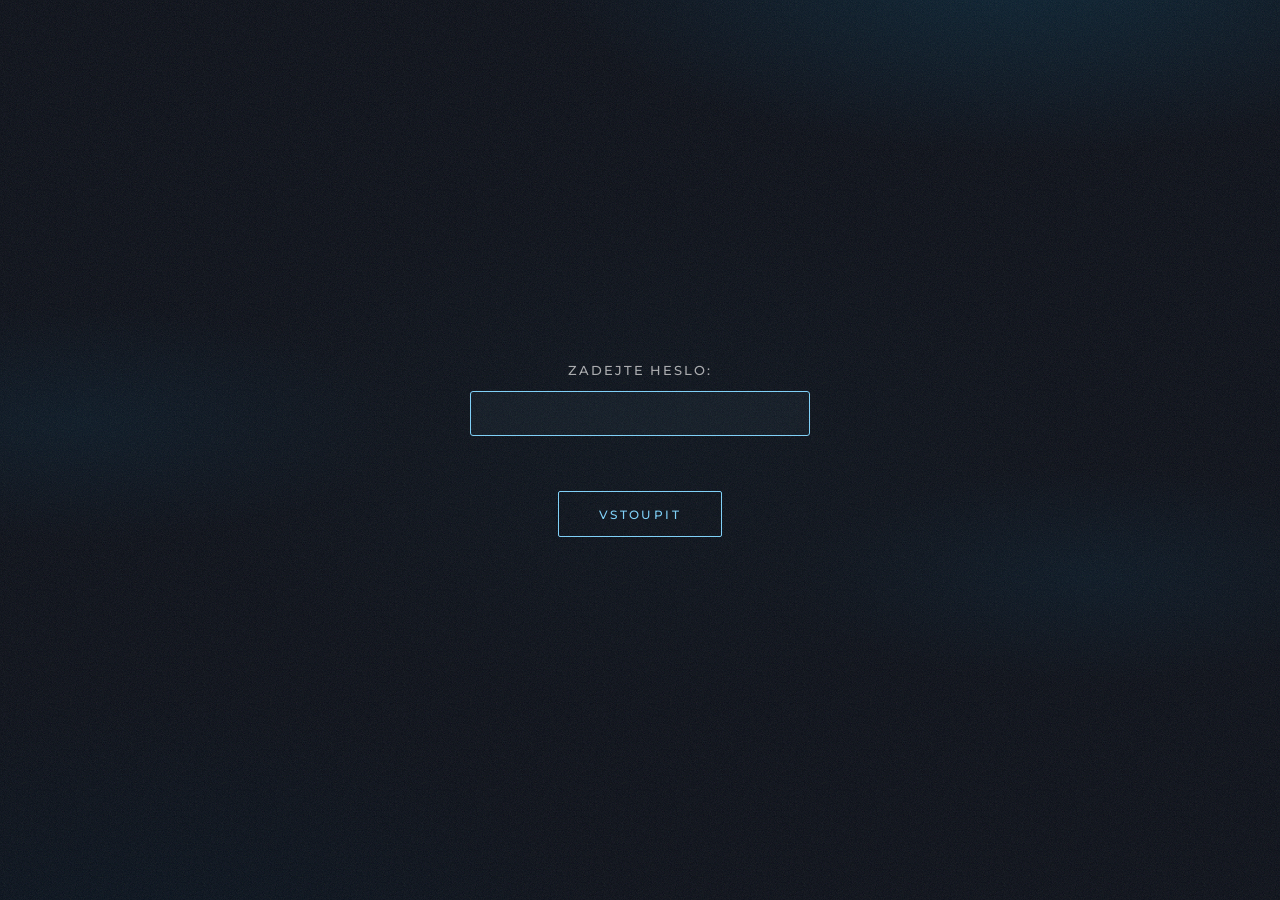
<file: portfolio/index.html>
<!DOCTYPE html>
<html lang="cs">
<head>
    <meta charset="UTF-8">
    <meta name="viewport" content="width=device-width, initial-scale=1.0">
    <title>Michael Vondra — Portfolio</title>
    <meta name="description" content="Portfolio Michaela Vondry — Creative Producer &amp; Videotvůrce.">
    <link rel="icon" type="image/svg+xml" href="/assets/images/monogram.svg">
    <link rel="preconnect" href="https://fonts.googleapis.com">
    <link rel="preconnect" href="https://fonts.gstatic.com" crossorigin>
    <link href="https://fonts.googleapis.com/css2?family=Bebas+Neue&family=Montserrat:wght@300;400;500&display=swap" rel="stylesheet">
    <link rel="stylesheet" href="/css/style.min.css?v=9">
    <style>
        .lock {
            min-height: 100vh;
            min-height: 100svh;
            display: flex;
            align-items: center;
            justify-content: center;
            padding: 2rem 16px;
        }
        .lock-form {
            width: 100%;
            max-width: 340px;
            display: flex;
            flex-direction: column;
            gap: 1rem;
        }
        .lock-form .form-field label {
            text-align: center;
            font-size: 0.8rem;
            color: rgba(240,240,240,0.7);
            margin-bottom: 0.4rem;
        }
        .lock-form .form-field input {
            text-align: center;
            letter-spacing: 0.08em;
        }
        .lock-error {
            min-height: 1.2em;
            text-align: center;
            font-size: 0.8rem;
            color: #fca5a5;
        }
        .lock-form.is-shaking { animation: lockShake 0.35s ease; }
        @keyframes lockShake {
            0%, 100% { transform: translateX(0); }
            25% { transform: translateX(-8px); }
            75% { transform: translateX(8px); }
        }
    </style>
</head>
<body>
    <main class="lock">
        <form class="lock-form" id="lock-form" autocomplete="off">
            <div class="form-field">
                <label for="password">Zadejte heslo:</label>
                <input type="password" id="password" name="password" required autofocus>
            </div>
            <p class="lock-error" id="lock-error" role="alert"></p>
            <button type="submit" class="form-submit">Vstoupit</button>
        </form>
    </main>

    <script>
    (function () {
        // Adresa portfolia se počítá z hesla — v kódu není uložené heslo ani cílová adresa.
        const STORAGE_KEY = 'mv-portfolio';
        const form  = document.getElementById('lock-form');
        const input = document.getElementById('password');
        const error = document.getElementById('lock-error');

        async function slugFor(password) {
            const data = new TextEncoder().encode('mv-portfolio:' + password);
            const hash = await crypto.subtle.digest('SHA-256', data);
            return Array.from(new Uint8Array(hash))
                .map(b => b.toString(16).padStart(2, '0')).join('').slice(0, 12);
        }

        async function exists(slug) {
            try {
                const res = await fetch('/portfolio/' + slug + '/', { method: 'HEAD', cache: 'no-store' });
                return res.ok;
            } catch (e) {
                return false;
            }
        }

        function go(slug) {
            window.location.replace('/portfolio/' + slug + '/');
        }

        // Zapamatované heslo — rovnou pustit dál
        let saved = null;
        try { saved = localStorage.getItem(STORAGE_KEY); } catch (e) {}
        if (saved) {
            exists(saved).then(ok => {
                if (ok) go(saved);
                else { try { localStorage.removeItem(STORAGE_KEY); } catch (e) {} }
            });
        }

        form.addEventListener('submit', async (e) => {
            e.preventDefault();
            error.textContent = '';
            const slug = await slugFor(input.value.trim());
            if (await exists(slug)) {
                try { localStorage.setItem(STORAGE_KEY, slug); } catch (e) {}
                go(slug);
            } else {
                error.textContent = 'Špatné heslo';
                input.select();
                form.classList.remove('is-shaking');
                void form.offsetWidth;
                form.classList.add('is-shaking');
            }
        });
    })();
    </script>
</body>
</html>
</file>
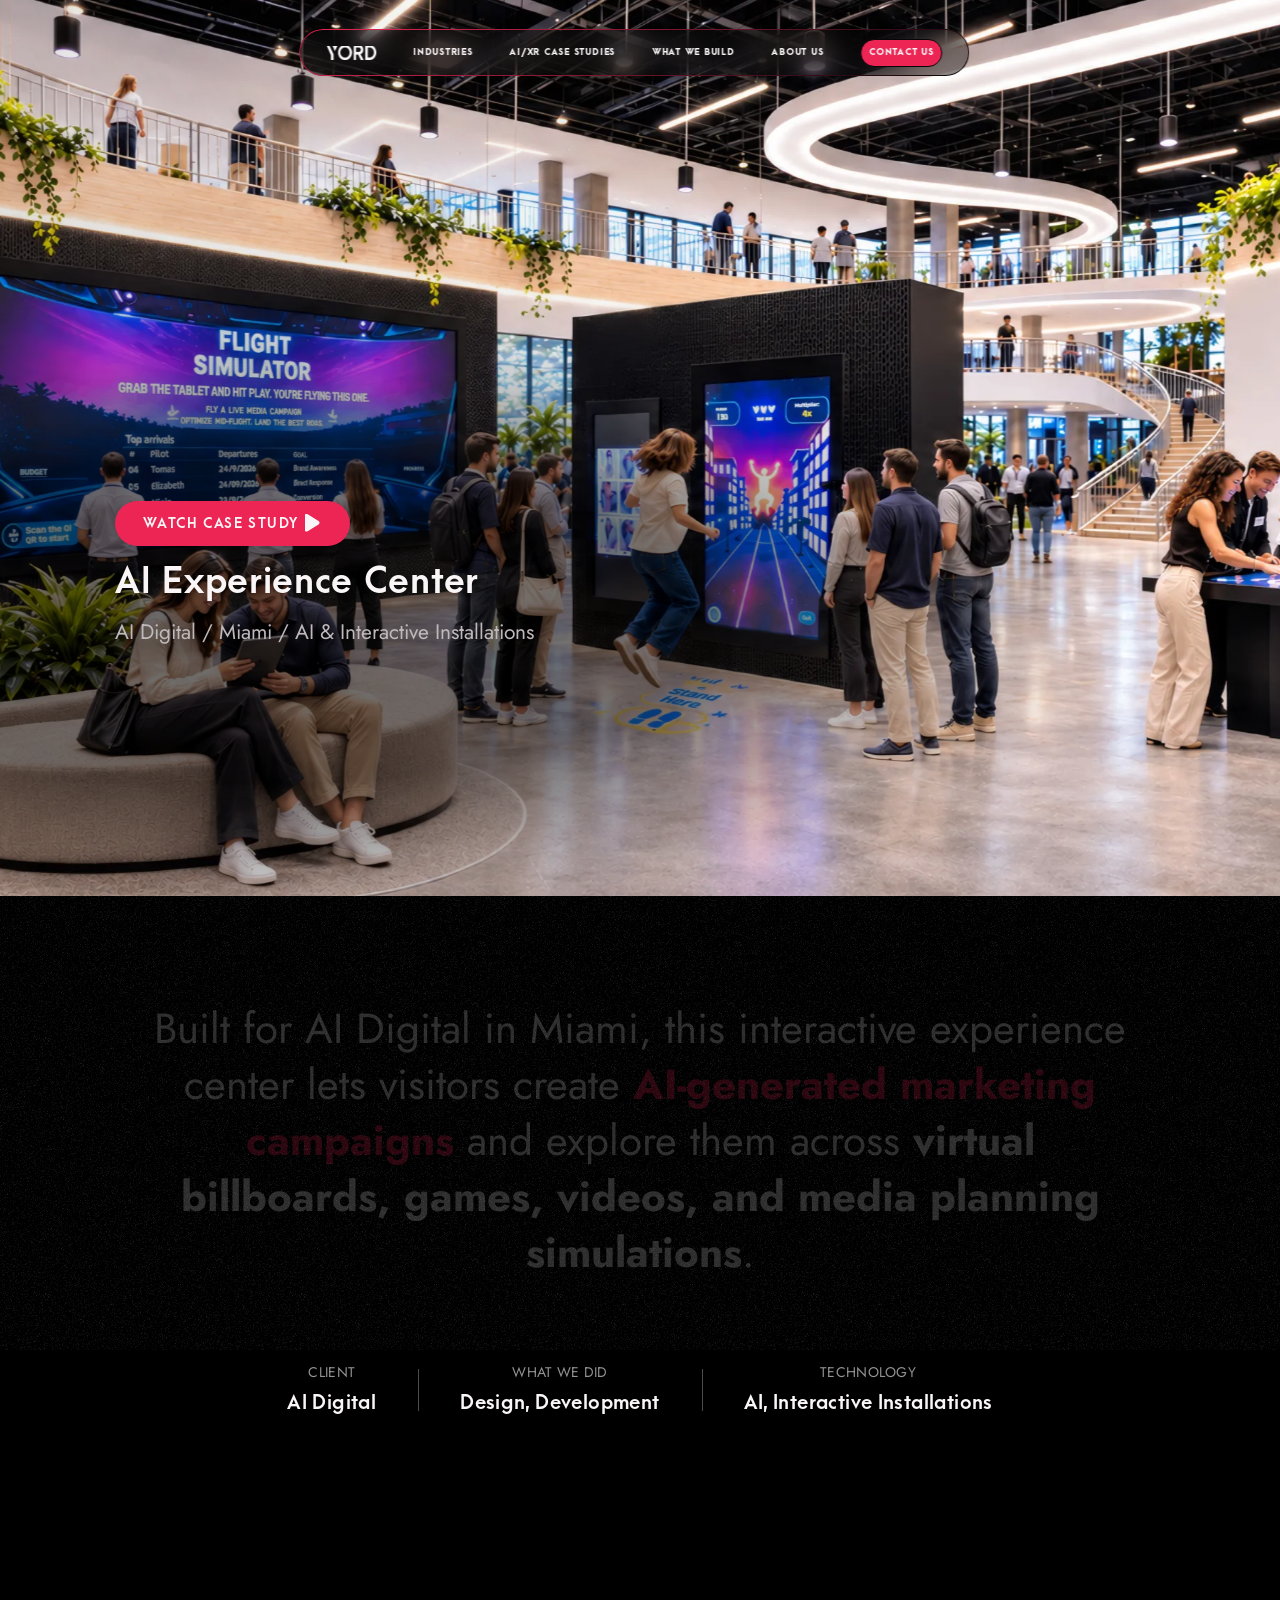
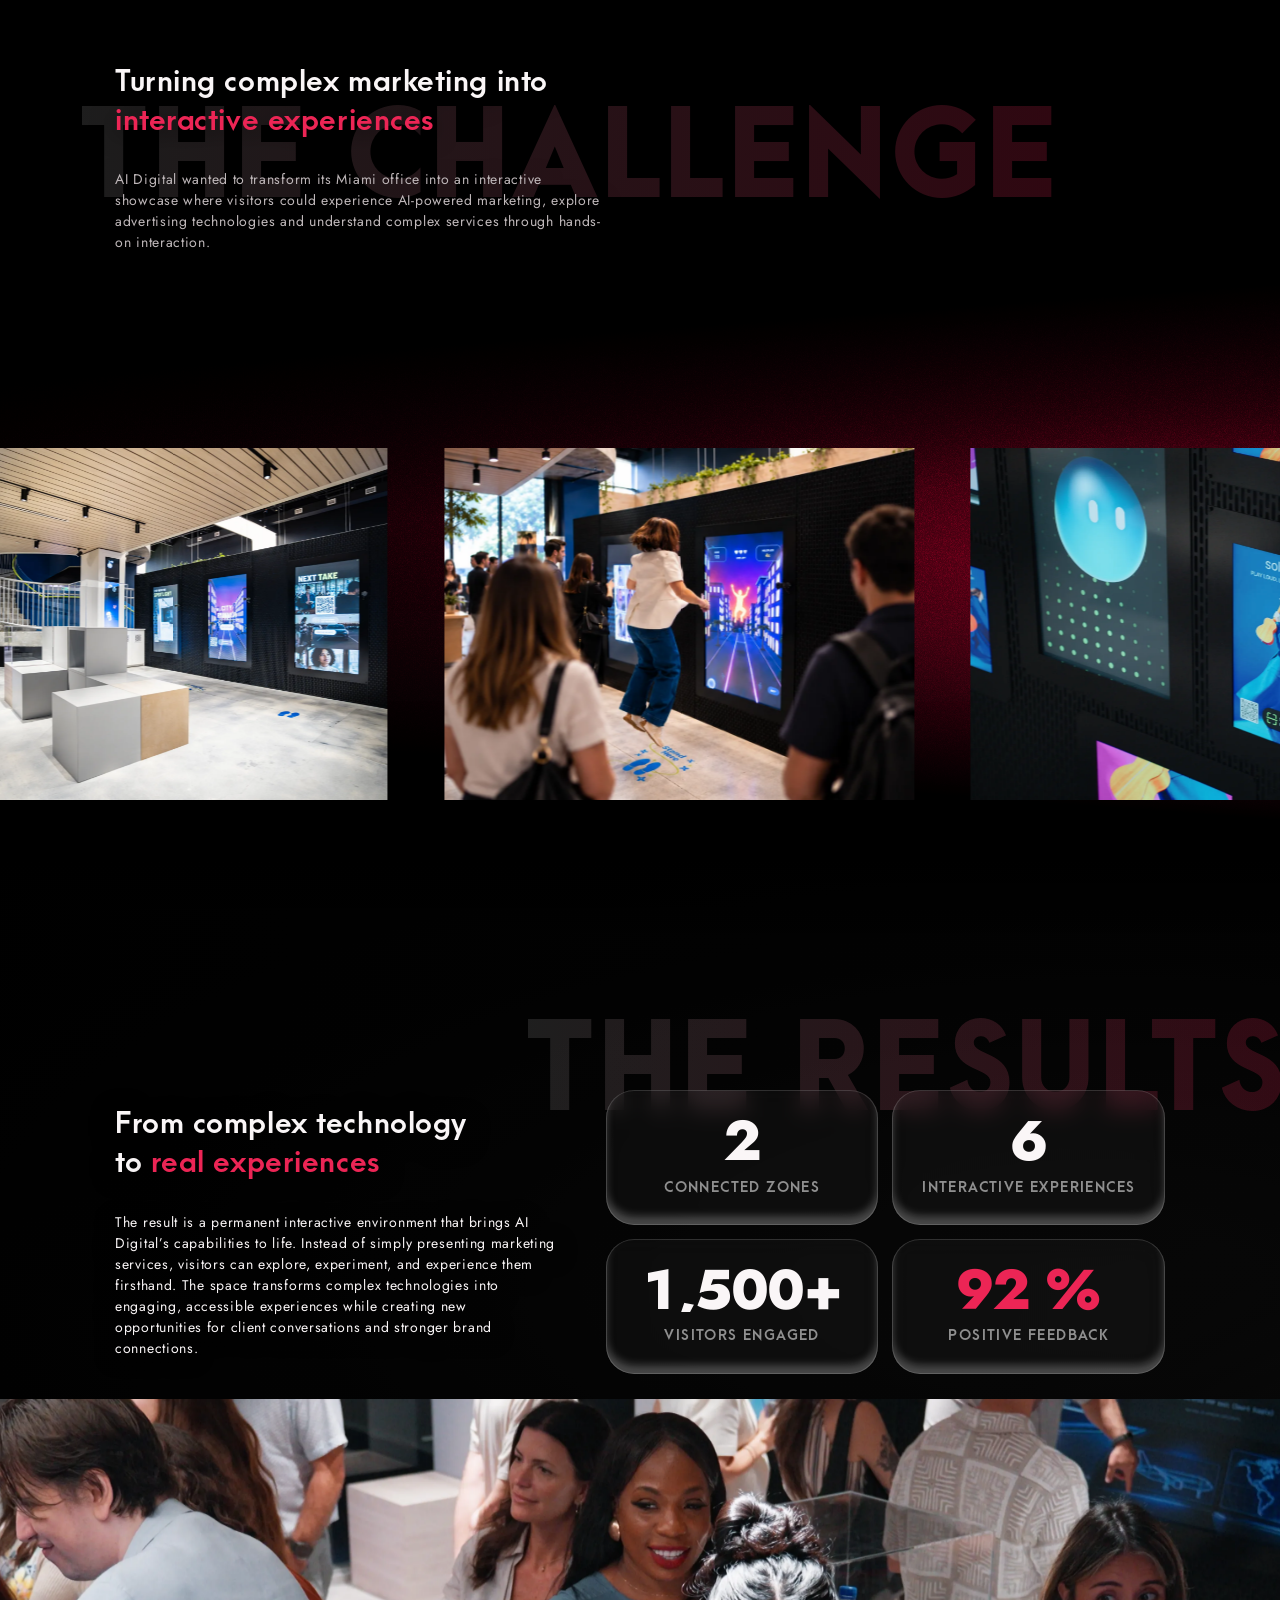
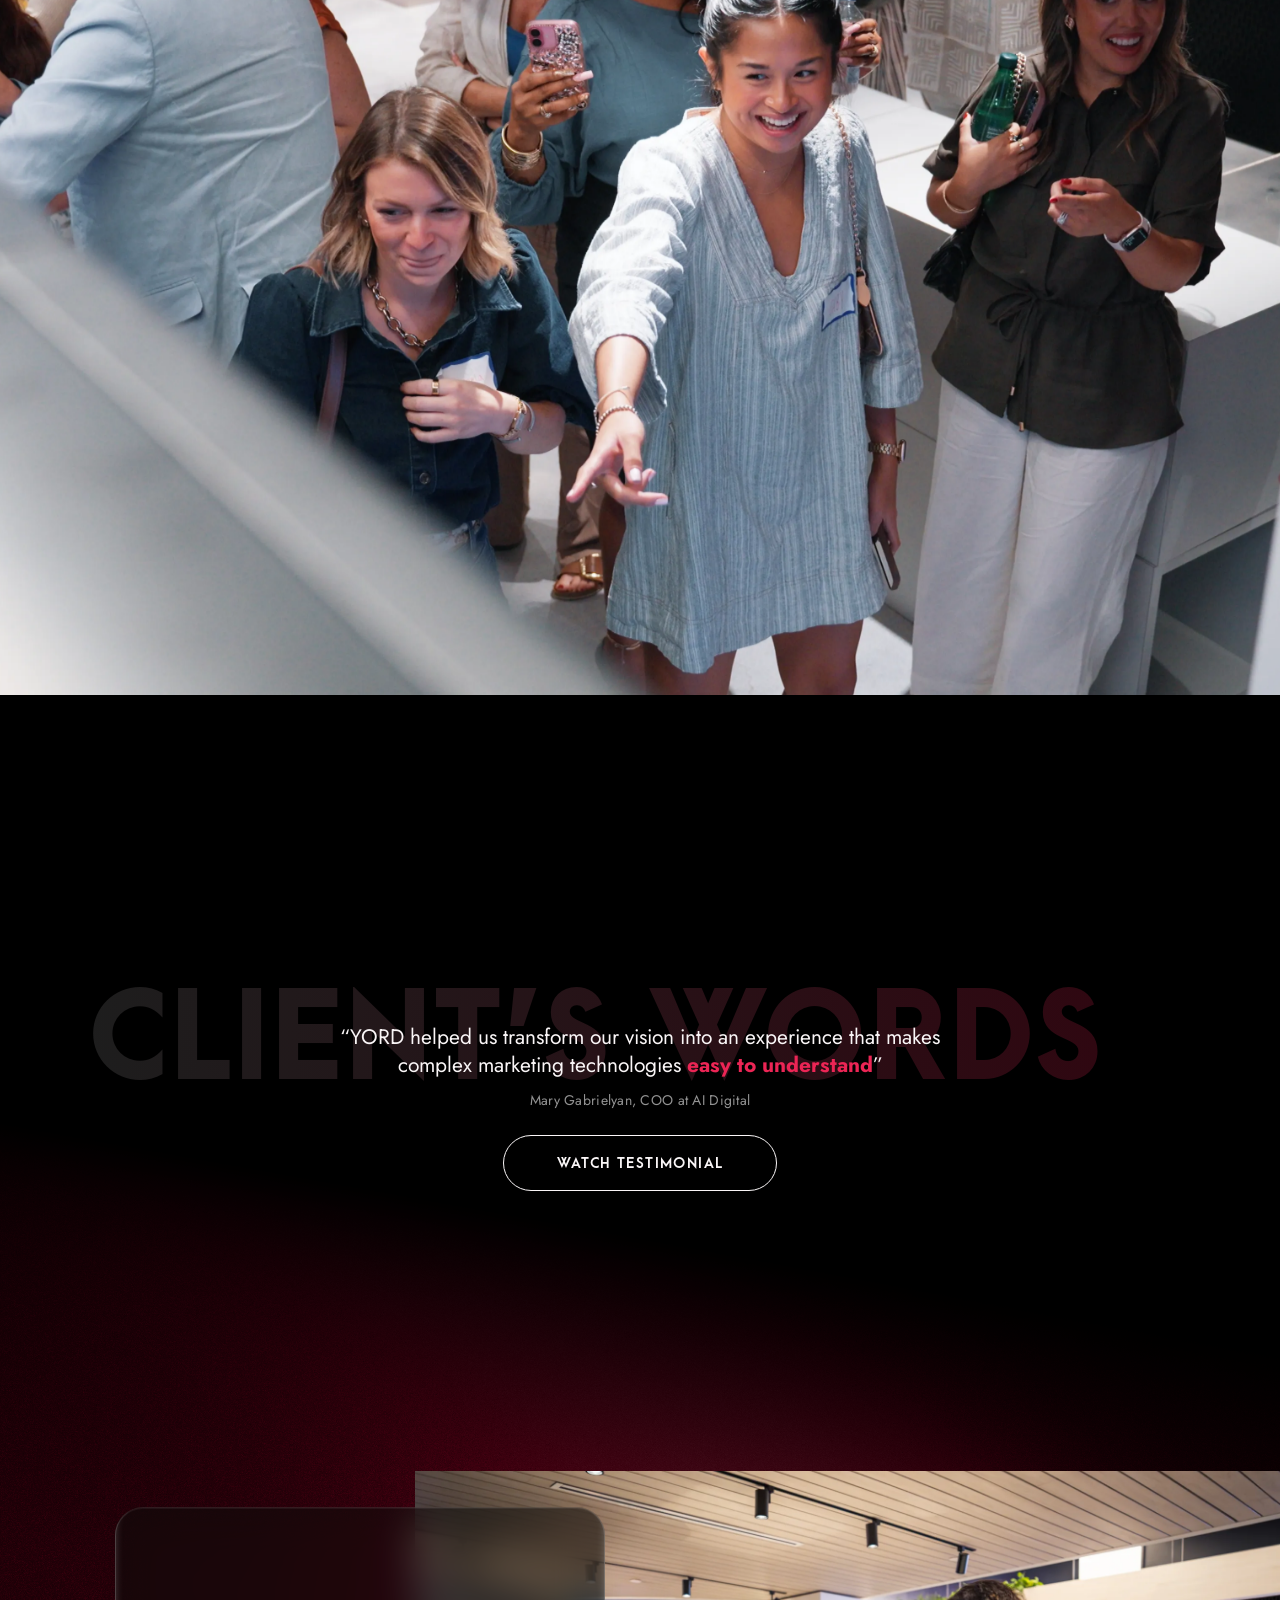
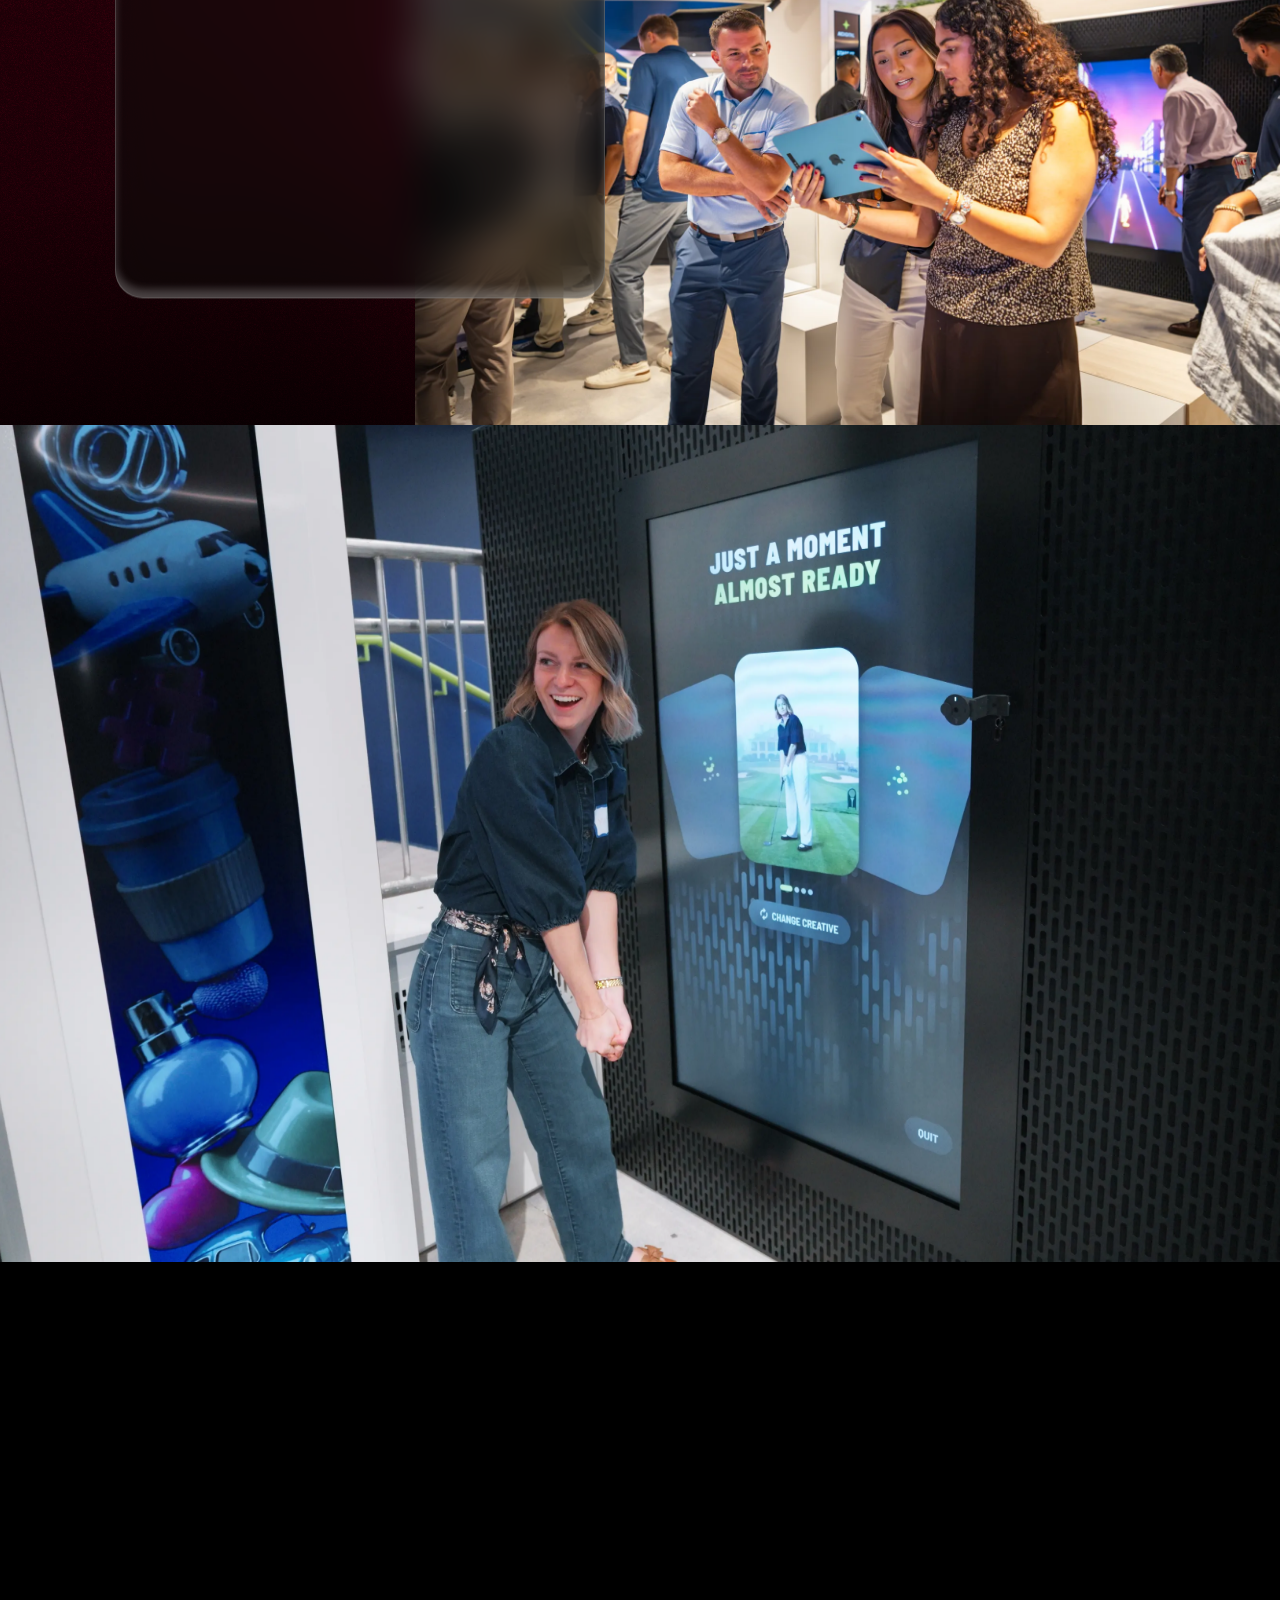
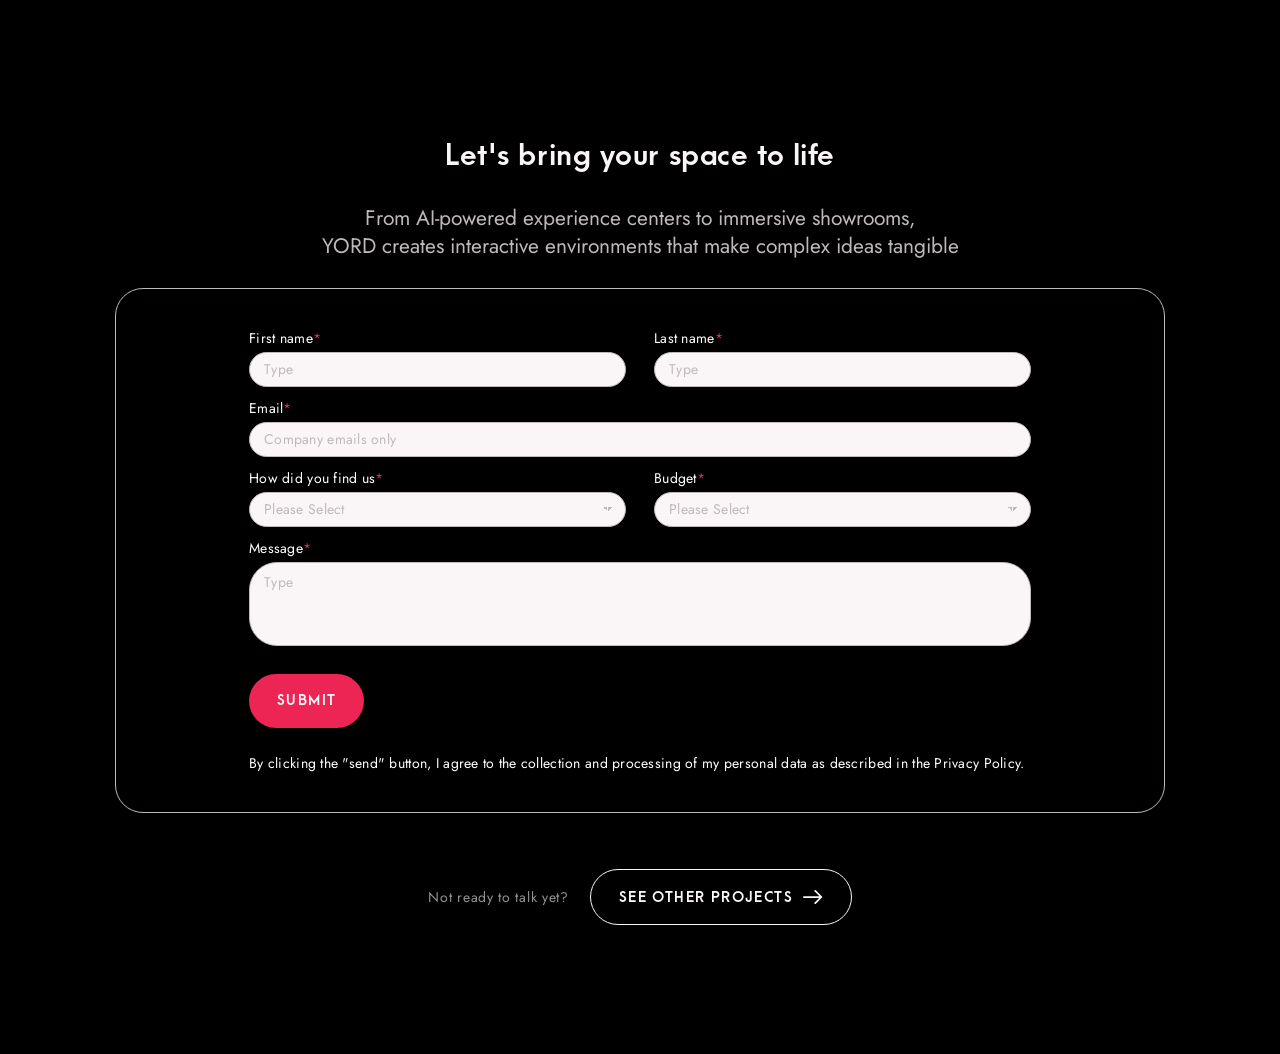
<file: yord/project_pages/index.html>
<!DOCTYPE html>
<html lang="en">
<head>
  <meta charset="UTF-8">
  <meta name="viewport" content="width=device-width, initial-scale=1">
  <meta name="robots" content="noindex, nofollow, noarchive">
  <title>AI Experience Center — YORD</title>
  <script>
    // Měřítko obsahu (S) a full-bleed měřítko (k) — nastaveno před vykreslením
    (function () {
      var P = [[1280, .875], [1440, 1], [1680, 1.125], [1920, 1.25], [2560, 1.375]];
      function scale(w) {
        if (w <= P[0][0]) return P[0][1];
        for (var i = 1; i < P.length; i++) {
          if (w <= P[i][0]) {
            var a = P[i - 1], b = P[i];
            return a[1] + (b[1] - a[1]) * (w - a[0]) / (b[0] - a[0]);
          }
        }
        return P[P.length - 1][1];
      }
      function set() {
        var w = document.documentElement.clientWidth || window.innerWidth;
        var r = document.documentElement.style;
        r.setProperty('--s', scale(w));
        r.setProperty('--k', w / 1440);
      }
      set();
      window.addEventListener('resize', set);
      // Šířka se změní i když se objeví posuvník — hlídat přímo velikost dokumentu
      if ('ResizeObserver' in window) new ResizeObserver(set).observe(document.documentElement);
      document.addEventListener('DOMContentLoaded', set);
      document.documentElement.classList.add('js');
    })();
  </script>
  <link rel="preload" href="/yord/project_pages/assets/fonts/ArcaMajora3-Bold.woff2" as="font" type="font/woff2" crossorigin>
  <link rel="preload" as="image" imagesrcset="/yord/project_pages/assets/img/hero-2400.webp?v=3 2400w, /yord/project_pages/assets/img/hero.webp?v=3 3840w" imagesizes="133.34vw">
  <link rel="stylesheet" href="/yord/project_pages/style.css?v=34">
</head>
<body>
<main class="page">
  <!-- Filmový grain: nad pozadím a velkými nápisy, ale pod texty a fotkami -->
  <div class="film-grain" aria-hidden="true"></div>

  <!-- 01 Hero -->
  <section class="sec hero">
    <div class="hero__media">
      <img src="/yord/project_pages/assets/img/hero.webp?v=3" srcset="/yord/project_pages/assets/img/hero-2400.webp?v=3 2400w, /yord/project_pages/assets/img/hero.webp?v=3 3840w" sizes="133.34vw" alt="Visitors in the AI Experience Center in Miami">
      <div class="hero__shade hero__shade--radial"></div>
      <div class="hero__shade hero__shade--linear"></div>
    </div>

    <nav class="nav" aria-label="Main">
      <a class="nav__logo" href="#" aria-label="YORD"><img src="/yord/project_pages/assets/img/logo.webp" alt="YORD"></a>
      <a class="nav__item" href="#">Industries</a>
      <a class="nav__item" href="#">AI/XR Case Studies</a>
      <a class="nav__item" href="#">What We Build</a>
      <a class="nav__item" href="#">About Us</a>
      <a class="nav__cta" href="#">Contact Us</a>
    </nav>

    <div class="hero__text">
      <a class="btn btn--pink hero__btn" href="#" data-hero-in style="--d:.35s">
        <span class="btn__label">Watch case study</span>
        <span class="icon-play" aria-hidden="true"><img src="/yord/project_pages/assets/img/icon-play.svg" alt=""></span>
      </a>
      <h1 class="hero__title trim" data-hero-in style="--d:.5s">AI Experience Center</h1>
      <p class="hero__meta trim" data-hero-in style="--d:.65s">AI Digital / Miami / AI &amp; Interactive Installations</p>
    </div>
  </section>

  <!-- 01b Intro: stručné představení projektu -->
  <section class="sec intro">
    <div class="intro__content">
      <p class="intro__statement trim" data-words>Built for AI Digital in Miami, this interactive experience center lets visitors create <strong class="intro__pink">AI-generated marketing campaigns</strong> and explore them across <strong>virtual billboards, games, videos, and media planning simulations</strong>.</p>
      <dl class="intro__tags">
        <div class="intro__tag"><dt class="intro__label trim">Client</dt><dd class="intro__value trim">AI Digital</dd></div>
        <div class="intro__tag"><dt class="intro__label trim">What We Did</dt><dd class="intro__value trim">Design, Development</dd></div>
        <div class="intro__tag"><dt class="intro__label trim">Technology</dt><dd class="intro__value trim">AI, Interactive Installations</dd></div>
      </dl>
    </div>
  </section>

  <!-- 02 Challenge -->
  <section class="sec challenge">
    <p class="bg-title trim" aria-hidden="true" data-drift="1">THE CHALLENGE</p>
    <div class="text-block challenge__text" data-reveal-group>
      <h2 class="h2 trim" data-reveal>Turning complex marketing into <em>interactive experiences</em></h2>
      <p class="body trim" data-reveal style="--d:.12s">AI Digital wanted to transform its Miami office into an interactive showcase where visitors could experience AI-powered marketing, explore advertising technologies and understand complex services through hands-on interaction.</p>
    </div>
  </section>

  <!-- 03 Gallery -->
  <section class="sec gallery" id="gallery">
    <div class="bg bg--glow-gallery" aria-hidden="true">
      <div class="glow">
        <div class="glow__crop"><div class="glow__shape"></div></div>
        <div class="grain"></div>
        <div class="glow__tint"></div>
        <div class="glow__fade"></div>
      </div>
    </div>
    <div class="bg bg--gradient-results" aria-hidden="true">
      <div class="gradient-results__shape"></div>
      <div class="gradient-results__fade"></div>
    </div>
    <div class="gallery__track">
      <div class="gallery__item gallery__item--1"><img src="/yord/project_pages/assets/img/gallery-1.webp?v=2" alt="Interactive zones in the experience center" loading="lazy"></div>
      <div class="gallery__item gallery__item--2"><img src="/yord/project_pages/assets/img/gallery-2.webp?v=2" alt="Visitor playing the flight simulator" loading="lazy"></div>
      <div class="gallery__item gallery__item--3"><img src="/yord/project_pages/assets/img/gallery-3.webp?v=2" alt="Interactive kiosk screen" loading="lazy"></div>
    </div>
  </section>

  <!-- 04 Results -->
  <section class="sec results" id="results">
    <p class="bg-title trim" aria-hidden="true" data-drift="1">THE RESULTS</p>
    <div class="results__content">
      <div class="text-block results__text" data-reveal-group>
        <h2 class="h2 trim results__heading" data-reveal>From complex technology to <em>real experiences</em></h2>
        <p class="body body--white trim" data-reveal style="--d:.12s">The result is a permanent interactive environment that brings AI Digital’s capabilities to life. Instead of simply presenting marketing services, visitors can explore, experiment, and experience them firsthand. The space transforms complex technologies into engaging, accessible experiences while creating new opportunities for client conversations and stronger brand connections.</p>
      </div>
      <div class="stats">
        <div class="stat glass" style="--i:0">
          <p class="stat__value" data-count="2">2</p>
          <p class="stat__label trim">Connected Zones</p>
        </div>
        <div class="stat glass" style="--i:1">
          <p class="stat__value" data-count="6">6</p>
          <p class="stat__label trim">Interactive Experiences</p>
        </div>
        <div class="stat glass" style="--i:2">
          <p class="stat__value" data-count="1500" data-suffix="+">1,500+</p>
          <p class="stat__label trim">Visitors Engaged</p>
        </div>
        <div class="stat glass stat--pink" style="--i:3">
          <p class="stat__value stat__value--pink" data-count="92" data-suffix=" %">92 %</p>
          <p class="stat__label trim">Positive Feedback</p>
        </div>
      </div>
    </div>
  </section>

  <!-- 05 Full-Bleed Image A -->
  <section class="sec bleed bleed--a">
    <img src="/yord/project_pages/assets/img/fullbleed-a.webp?v=2" alt="Visitors interacting with installations at the event" loading="lazy">
  </section>

  <!-- 06 Testimonial -->
  <section class="sec testimonial">
    <p class="bg-title trim" aria-hidden="true" data-drift="1">CLIENT’S WORDS</p>
    <div class="testimonial__quote" data-reveal-group>
      <div class="testimonial__cite">
        <blockquote class="quote trim" data-typewriter>“YORD helped us transform our vision into an experience that makes<br>complex marketing technologies <strong>easy to understand</strong>”</blockquote>
        <p class="quote__author trim" data-reveal style="--d:.12s">Mary Gabrielyan, COO at AI Digital</p>
      </div>
      <a class="btn btn--outline testimonial__btn" href="#" data-reveal style="--d:.24s"><span class="btn__label">Watch testimonial</span></a>
    </div>
  </section>

  <!-- 07 Ideas -->
  <section class="sec ideas">
    <div class="bg bg--glow-ideas" aria-hidden="true">
      <div class="glow">
        <div class="glow__shape"></div>
        <div class="grain"></div>
        <div class="glow__tint"></div>
        <div class="glow__fade"></div>
      </div>
    </div>
    <div class="ideas__content">
      <div class="ideas__image"><img src="/yord/project_pages/assets/img/ideas.webp?v=2" alt="Visitors exploring an interactive tablet station" loading="lazy"></div>
      <!-- Skleněná karta s textem překrývá levý okraj fotky; při scrollu jede o něco rychleji -->
      <div class="ideas__card glass" data-depth>
        <div class="text-block ideas__text" data-reveal-group>
          <h2 class="h2 trim" data-reveal>Turn your ideas into experiences <em>people remember</em></h2>
          <p class="body trim" data-reveal style="--d:.12s">Make your products, services, and innovations easier to understand through interactive, hands-on experiences. By combining AI and immersive technologies, you can engage visitors, showcase your capabilities, and bring complex ideas to life. Give your customers something more powerful than a presentation: the opportunity to experience your brand firsthand.</p>
        </div>
      </div>
    </div>
  </section>

  <!-- 08 Full-Bleed Image B -->
  <section class="sec bleed bleed--b">
    <img src="/yord/project_pages/assets/img/fullbleed-b.webp?v=2" alt="Host presenting an interactive photo booth" loading="lazy">
  </section>

  <!-- 09 CTA -->
  <section class="sec cta">
    <div class="cta__content" data-reveal-group>
      <div class="cta__contact">
      <div class="cta__heading">
        <h2 class="h2 trim" data-reveal>Let's bring your space to life</h2>
        <p class="subtitle trim" data-reveal style="--d:.12s">From AI-powered experience centers to immersive showrooms,<br>YORD creates interactive environments that make complex ideas tangible</p>
      </div>
      <!-- Kontaktní formulář (zatím jen vizuální ukázka — nic neodesílá) -->
      <div class="cta__form-box" data-reveal style="--d:.24s">
        <form class="cta-form" novalidate>
          <div class="cta-form__row">
            <label class="cta-form__field">
              <span class="cta-form__label trim">First name<b>*</b></span>
              <input class="cta-form__input" type="text" name="first_name" placeholder="Type" autocomplete="given-name" required>
            </label>
            <label class="cta-form__field">
              <span class="cta-form__label trim">Last name<b>*</b></span>
              <input class="cta-form__input" type="text" name="last_name" placeholder="Type" autocomplete="family-name" required>
            </label>
          </div>
          <label class="cta-form__field">
            <span class="cta-form__label trim">Email<b>*</b></span>
            <input class="cta-form__input" type="email" name="email" placeholder="Company emails only" autocomplete="email" required>
          </label>
          <div class="cta-form__row">
            <label class="cta-form__field">
              <span class="cta-form__label trim">How did you find us<b>*</b></span>
              <select class="cta-form__input cta-form__select" name="source" required>
                <option value="" selected disabled>Please Select</option>
              </select>
            </label>
            <label class="cta-form__field">
              <span class="cta-form__label trim">Budget<b>*</b></span>
              <select class="cta-form__input cta-form__select" name="budget" required>
                <option value="" selected disabled>Please Select</option>
              </select>
            </label>
          </div>
          <label class="cta-form__field">
            <span class="cta-form__label trim">Message<b>*</b></span>
            <textarea class="cta-form__input cta-form__textarea" name="message" placeholder="Type" rows="2" required></textarea>
          </label>
          <div class="cta-form__submit-wrap">
            <button class="btn btn--pink cta-form__submit" type="submit"><span class="btn__label">Submit</span></button>
          </div>
        </form>
        <p class="cta-form__consent trim">By clicking the "send" button, I agree to the collection and processing of my personal data as described in the Privacy Policy.</p>
      </div>
      </div>
      <!-- Odkaz na další projekty pro ty, kdo ještě nechtějí psát -->
      <div class="cta__other" data-reveal style="--d:.36s">
        <p class="cta__other-lead trim">Not ready to talk yet?</p>
        <a class="btn btn--outline cta__other-btn" href="#">
          <span class="btn__label">See other projects</span>
          <svg class="icon-arrow" viewBox="0 0 22 16" aria-hidden="true"><path d="M1 8h20M14 1l7 7-7 7" fill="none" stroke="currentColor" stroke-width="2" stroke-linecap="round" stroke-linejoin="round"/></svg>
        </a>
      </div>
    </div>
  </section>

</main>
<script src="/yord/project_pages/main.js?v=29"></script>
</body>
</html>
</file>
<file: yord/project_pages/style.css>
/* YORD — Project Page (AI Experience Center)
   Rozměry jsou ve 1440px souřadnicích Figmy:
   --u = 1px × S (obsah), --q = 1px × k (full-bleed, k = šířka okna / 1440) */

@font-face { font-family: "Arca Majora 3"; src: url("/yord/project_pages/assets/fonts/ArcaMajora3-Bold.woff2") format("woff2"); font-weight: 700; font-display: swap; }
@font-face { font-family: "Arca Majora 3"; src: url("/yord/project_pages/assets/fonts/ArcaMajora3-Heavy.woff2") format("woff2"); font-weight: 900; font-display: swap; }
@font-face { font-family: "Jost"; src: url("/yord/project_pages/assets/fonts/Jost-Regular.woff2") format("woff2"); font-weight: 400; font-display: swap; }
@font-face { font-family: "Jost"; src: url("/yord/project_pages/assets/fonts/Jost-Bold.woff2") format("woff2"); font-weight: 700; font-display: swap; }
@font-face { font-family: "Jost"; src: url("/yord/project_pages/assets/fonts/Jost-ExtraBold.woff2") format("woff2"); font-weight: 800; font-display: swap; }

:root {
  --s: 1;
  --k: 1;
  --u: calc(var(--s) * 1px);
  --q: calc(var(--k) * 1px);

  --white: #faf6f7;
  --light-grey: #c0b9bb;
  --grey: #8f8f8f;
  --pink: #ec2555;
  --black: #070707;

  --ease-out: cubic-bezier(0.22, 1, 0.36, 1);
  --font-display: "Arca Majora 3", "Jost", sans-serif;
  --font-body: "Jost", sans-serif;
}

*, *::before, *::after { box-sizing: border-box; margin: 0; padding: 0; }
html, body { background: #000; overflow-x: clip; }
body {
  color: var(--white);
  font-family: var(--font-body);
  -webkit-font-smoothing: antialiased;
  -moz-osx-font-smoothing: grayscale;
}
img { display: block; }
a { color: inherit; text-decoration: none; }
em { font-style: normal; color: var(--pink); }

/* Text ořezaný na výšku verzálek a účaří — jako „text-box trim“ ve Figmě */
.trim { text-box: trim-both cap alphabetic; }

/* ===== Sekce ===== */
.page { position: relative; }
.sec { position: relative; width: 100%; }
/* Pozadí (záře, gradienty) leží pod veškerým obsahem napříč sekcemi */
.bg { position: absolute; z-index: 0; pointer-events: none; }
.sec > *:not(.bg) { position: absolute; z-index: 1; }
.sec > .bg-title { z-index: 0; } /* velké nápisy pod grainem */

/* ===== Typografie ===== */
.h2 {
  font-family: var(--font-display);
  font-weight: 700;
  font-size: calc(32 * var(--u));
  line-height: calc(45 * var(--u));
  letter-spacing: 0.02em;
  color: var(--white);
  text-shadow: 0 calc(4 * var(--u)) calc(28 * var(--u)) rgba(0, 0, 0, .8);
}
.body {
  font-size: calc(16 * var(--u));
  line-height: calc(24 * var(--u));
  letter-spacing: 0.05em;
  color: var(--light-grey);
  text-shadow: 0 calc(4 * var(--u)) calc(28 * var(--u)) rgba(0, 0, 0, .8);
}
.body--white { color: var(--white); }
.subtitle {
  font-size: calc(24 * var(--u));
  line-height: calc(32 * var(--u));
  color: var(--light-grey);
}

.bg-title {
  font-family: var(--font-display);
  font-weight: 900;
  font-size: calc(128 * var(--u));
  line-height: 1;
  letter-spacing: 0.02em;
  white-space: nowrap;
  transform: translateY(-50%);
  background: linear-gradient(90deg, rgba(147, 147, 147, .2), rgba(236, 37, 85, .2));
  -webkit-background-clip: text;
  background-clip: text;
  color: transparent;
  user-select: none;
}

.text-block { display: flex; flex-direction: column; gap: calc(32 * var(--u)); }

/* ===== Tlačítka ===== */
.btn {
  display: inline-flex;
  align-items: center;
  justify-content: center;
  gap: calc(8 * var(--u));
  padding: calc(20 * var(--u)) calc(32 * var(--u));
  border-radius: calc(32 * var(--u));
  font-family: var(--font-display);
  font-weight: 700;
  font-size: calc(16 * var(--u));
  line-height: calc(22 * var(--u));
  letter-spacing: 0.1em;
  text-transform: uppercase;
  white-space: nowrap;
  color: var(--white);
  transition: background-color .25s ease, color .25s ease, border-color .25s ease, filter .25s ease;
}
.btn__label { text-box: trim-both cap alphabetic; }
.btn--pink { background: var(--pink); }
.btn--pink:hover { filter: brightness(1.12); }
.btn--outline { border: max(1px, calc(1 * var(--u))) solid var(--white); width: calc(314 * var(--u)); }
.btn--outline:hover { background: var(--white); color: #000; }

/* „White glass“ efekt z Figmy */
.glass, .btn--glass {
  background: rgba(255, 255, 255, .035);
  -webkit-backdrop-filter: blur(calc(13 * var(--u)));
  backdrop-filter: blur(calc(13 * var(--u)));
  box-shadow:
    inset 0 calc(-10 * var(--u)) calc(9.3 * var(--u)) rgba(255, 255, 255, .25),
    inset 0 0 0 max(1px, calc(1 * var(--u))) rgba(255, 255, 255, .14);
}
.btn--glass:hover { background: rgba(255, 255, 255, .18); }

/* ===== 01 Hero ===== */
.hero { height: calc(1024 * var(--u)); overflow: hidden; }
.hero__media {
  width: calc(1920 * var(--q));
  height: calc(1080 * var(--u));
  left: calc(50% + 61 * var(--q));
  top: calc(-13 * var(--u));
  transform: translateX(-50%);
  isolation: isolate;
}
.hero__media img { position: absolute; inset: 0; width: 100%; height: 100%; object-fit: cover; }
.hero__shade { position: absolute; inset: 0; }
.hero__shade--radial {
  mix-blend-mode: darken;
  background-image: url("data:image/svg+xml;utf8,<svg viewBox='0 0 1920 1080' xmlns='http://www.w3.org/2000/svg' preserveAspectRatio='none'><rect x='0' y='0' height='100%' width='100%' fill='url(%23grad)' opacity='0.69'/><defs><radialGradient id='grad' gradientUnits='userSpaceOnUse' cx='0' cy='0' r='10' gradientTransform='matrix(-0.1 35.9 -98.324 -0.27389 465 721)'><stop stop-color='rgba(0,0,0,0.74)' offset='0.52132'/><stop stop-color='rgba(13,13,13,0.6475)' offset='0.58115'/><stop stop-color='rgba(26,26,26,0.555)' offset='0.64099'/><stop stop-color='rgba(51,51,51,0.37)' offset='0.76066'/><stop stop-color='rgba(102,102,102,0)' offset='1'/></radialGradient></defs></svg>");
  background-size: 100% 100%;
}
.hero__shade--linear {
  mix-blend-mode: multiply;
  background-image: linear-gradient(55.86deg, rgba(0, 0, 0, .118) 27.161%, rgba(255, 255, 255, .31) 60.402%);
}

.nav {
  top: calc(33 * var(--u));
  left: calc(50% - 6.5 * var(--u));
  transform: translateX(-50%);
  width: calc(765 * var(--u));
  height: calc(54 * var(--u));
  padding: 0 calc(30 * var(--u));
  display: flex;
  align-items: center;
  justify-content: space-between;
  border-radius: calc(60 * var(--u));
  background: rgba(7, 7, 7, .4);
  -webkit-backdrop-filter: blur(calc(16.7 * var(--u)));
  backdrop-filter: blur(calc(16.7 * var(--u)));
}
/* Obrys s gradientem „Red-black gradient“: růžová vlevo nahoře → černá vpravo dole */
.nav::before {
  content: "";
  position: absolute;
  inset: 0;
  border-radius: inherit;
  padding: max(1px, calc(1 * var(--u)));
  background: linear-gradient(331.6deg, var(--black) 0%, var(--pink) 100%);
  -webkit-mask: linear-gradient(#000 0 0) content-box, linear-gradient(#000 0 0);
  -webkit-mask-composite: xor;
  mask: linear-gradient(#000 0 0) content-box exclude, linear-gradient(#000 0 0);
  pointer-events: none;
}
.nav__logo img { width: calc(58 * var(--u)); height: calc(16 * var(--u)); object-fit: cover; }
.nav__item, .nav__cta {
  font-family: var(--font-display);
  font-weight: 900;
  font-size: calc(9.715 * var(--u));
  letter-spacing: 0.09em;
  text-transform: uppercase;
  white-space: nowrap;
  color: var(--white);
  transition: opacity .2s ease, filter .2s ease;
}
.nav__item:hover { opacity: .65; }
.nav__cta {
  display: flex;
  align-items: center;
  justify-content: center;
  width: calc(94 * var(--u));
  height: calc(32 * var(--u));
  border-radius: calc(80 * var(--u));
  border: max(1px, calc(1 * var(--u))) solid var(--black);
  background: var(--pink);
}
.nav__cta:hover { filter: brightness(1.12); }

.hero__text {
  left: calc(50% + (120 - 720) * var(--u));
  top: calc(572 * var(--u));
  width: calc(488 * var(--u));
  display: flex;
  flex-direction: column;
  align-items: flex-start;
  gap: calc(16 * var(--u));
}
.hero__btn { width: calc(268 * var(--u)); height: calc(52 * var(--u)); padding-top: 0; padding-bottom: 0; }
.icon-play { position: relative; display: block; width: calc(26 * var(--u)); height: calc(28 * var(--u)); }
.icon-play img {
  position: absolute;
  /* trojúhelník 28×26 otočený o 90° (insety z Figmy) */
  width: calc(28 * 0.752 * var(--u));
  height: calc(26 * 0.6812 * var(--u));
  left: 50%; top: 50%;
  transform: translate(-50%, -50%) translateX(calc(-1.2 * var(--u))) rotate(90deg);
}
.hero__title {
  font-family: var(--font-display);
  font-weight: 700;
  font-size: calc(40 * var(--u));
  line-height: calc(50 * var(--u));
  letter-spacing: 0.02em;
  text-shadow: calc(1 * var(--u)) calc(2 * var(--u)) calc(10 * var(--u)) rgba(0, 0, 0, .3);
  white-space: nowrap;
}
.hero__meta {
  font-size: calc(24 * var(--u));
  line-height: calc(32 * var(--u));
  color: var(--light-grey);
  text-shadow: 0 calc(4 * var(--u)) calc(28 * var(--u)) rgba(0, 0, 0, .8);
  white-space: nowrap;
}

/* ===== 01b Intro ===== */
.intro { height: calc(640 * var(--u)); }
.intro__content {
  left: calc(50% + (160 - 720) * var(--u));
  top: calc(120 * var(--u));
  width: calc(1120 * var(--u));
  display: flex;
  flex-direction: column;
  align-items: center;
  gap: calc(96 * var(--u));
}
/* velký úvodní popisek (vlastní styl, v library zatím není) */
.intro__statement {
  font-size: calc(48 * var(--u));
  line-height: calc(64 * var(--u));
  text-align: center;
  color: var(--white);
}
.intro__statement strong { font-weight: 700; }
.intro__pink { color: var(--pink); }
/* tagy: štítek (Caption) + hodnota (Card lower case), oddělené svislou linkou */
.intro__tags { display: flex; align-items: center; }
.intro__tag {
  display: flex;
  flex-direction: column;
  align-items: center;
  gap: calc(12 * var(--u));
  padding: 0 calc(48 * var(--u));
}
.intro__tag + .intro__tag { position: relative; }
.intro__tag + .intro__tag::before {
  content: "";
  position: absolute; left: 0; top: 50%;
  width: max(1px, calc(1 * var(--u)));
  height: calc(48 * var(--u));
  transform: translateY(-50%);
  background: rgba(192, 185, 187, .4);
}
.intro__label {
  font-size: calc(16 * var(--u));
  line-height: calc(16 * var(--u));
  letter-spacing: .02em;
  text-transform: uppercase;
  color: #939393 /* Dark grey */;
}
.intro__value {
  font-family: var(--font-display);
  font-weight: 700;
  font-size: calc(22 * var(--u));
  line-height: calc(30 * var(--u));
  letter-spacing: .02em;
  color: var(--white);
}

/* ===== 02 Challenge ===== */
.challenge { height: calc(676 * var(--u)); }
.challenge .bg-title { left: calc(50% + (-13 - 720) * var(--u)); top: calc(348 * var(--u)); }
.challenge__text { left: calc(50% + (120 - 720) * var(--u)); top: calc(236 * var(--u)); width: calc(561 * var(--u)); }

/* ===== 03 Gallery ===== */
.gallery { height: calc(396 * var(--q)); }
.gallery__track {
  left: calc(-40 * var(--q));
  top: 0;
  display: flex;
  gap: calc(64 * var(--q));
  will-change: transform;
}
.gallery__item { position: relative; flex: none; width: calc(528 * var(--q)); height: calc(396 * var(--q)); overflow: hidden; background: #fff; }
.gallery__item img { position: absolute; max-width: none; }
.gallery__item--1 img { inset: 0; width: 100%; height: 100%; object-fit: cover; object-position: 25% bottom; } /* výřez bez šedého sloupu u pravého okraje fotky */
.gallery__item--2 img { width: 101.92%; height: 181.42%; left: -0.98%; top: -30.51%; }
.gallery__item--3 img { width: 137.89%; height: 103.55%; left: -19.25%; top: -1.76%; }

/* Záře pod galerií */
.bg--glow-gallery {
  left: 0;
  width: calc(1732 * var(--q));
  top: calc(-126 * var(--u));
  bottom: calc(-94 * var(--u));
}
.glow { position: absolute; isolation: isolate; }
.bg--glow-gallery .glow { inset: -13.29% 0 0 0; opacity: .75; }
.glow__crop { position: absolute; inset: 0; overflow: hidden; }
.bg--glow-gallery .glow__shape { position: absolute; left: 0; top: -34.64%; width: 100%; height: 169.27%; }

/* Záře a gradienty v pozadí jsou místo obrázků čisté CSS přechody (ostré v každém rozlišení).
   Tvar je napasovaný na původní obrázky z Figmy; vrstvy se sčítají přes „screen“. */
.glow__shape, .gradient-results__shape { background-color: #000; background-blend-mode: screen; }
.bg--glow-gallery .glow__shape {
  background-image:
        radial-gradient(ellipse 79.7% 57.9% at 77.6% 60.2%, rgb(45.7 45.7 45.7) 0.0%, rgb(45.2 45.2 45.2) 6.2%, rgb(42.5 42.5 42.5) 12.5%, rgb(38.1 38.1 38.1) 18.8%, rgb(32.4 32.4 32.4) 25.0%, rgb(26.3 26.3 26.3) 31.2%, rgb(20.3 20.3 20.3) 37.5%, rgb(14.9 14.9 14.9) 43.7%, rgb(10.4 10.4 10.4) 50.0%, rgb(6.9 6.9 6.9) 56.2%, rgb(4.4 4.4 4.4) 62.5%, rgb(2.6 2.6 2.6) 68.8%, rgb(1.5 1.5 1.5) 75.0%, rgb(0.8 0.8 0.8) 81.2%, rgb(0.4 0.4 0.4) 87.5%, rgb(0.2 0.2 0.2) 93.8%, rgb(0.1 0.1 0.1) 100.0%),
    radial-gradient(ellipse 40.0% 51.8% at 99.3% 87.6%, rgb(49.0 49.0 49.0) 0.0%, rgb(50.0 50.0 50.0) 6.2%, rgb(48.4 48.4 48.4) 12.5%, rgb(44.4 44.4 44.4) 18.8%, rgb(38.6 38.6 38.6) 25.0%, rgb(31.8 31.8 31.8) 31.2%, rgb(24.8 24.8 24.8) 37.5%, rgb(18.4 18.4 18.4) 43.8%, rgb(12.9 12.9 12.9) 50.0%, rgb(8.6 8.6 8.6) 56.2%, rgb(5.4 5.4 5.4) 62.5%, rgb(3.2 3.2 3.2) 68.8%, rgb(1.8 1.8 1.8) 75.0%, rgb(1.0 1.0 1.0) 81.2%, rgb(0.5 0.5 0.5) 87.5%, rgb(0.2 0.2 0.2) 93.8%, rgb(0.1 0.1 0.1) 100.0%),
    radial-gradient(ellipse 138.6% 210.7% at 75.7% 103.6%, rgb(1.2 1.2 1.2) 0.0%, rgb(2.4 2.4 2.4) 6.2%, rgb(4.2 4.2 4.2) 12.5%, rgb(6.4 6.4 6.4) 18.7%, rgb(8.7 8.7 8.7) 25.0%, rgb(10.5 10.5 10.5) 31.2%, rgb(11.1 11.1 11.1) 37.5%, rgb(10.5 10.5 10.5) 43.8%, rgb(8.7 8.7 8.7) 50.0%, rgb(6.4 6.4 6.4) 56.2%, rgb(4.2 4.2 4.2) 62.5%, rgb(2.4 2.4 2.4) 68.8%, rgb(1.2 1.2 1.2) 75.0%, rgb(0.6 0.6 0.6) 81.2%, rgb(0.2 0.2 0.2) 87.5%, rgb(0.1 0.1 0.1) 93.8%, rgb(0.0 0.0 0.0) 100.0%);
}

/* Jemný grain — malá dlaždice šumu, vždy 1 : 1, takže je ostrý na každém monitoru */
.grain { position: absolute; inset: 0; background: url("/yord/project_pages/assets/img/grain.png?v=2") repeat; background-size: 256px 256px; mix-blend-mode: soft-light; } /* šedý šum kolem 50 % — zrní jen světlá místa, nic nezesvětluje */
@media (min-resolution: 2dppx) { .grain { background-size: 128px 128px; } }
.glow__tint { position: absolute; inset: 0; background: var(--pink); mix-blend-mode: color; }
.glow__fade { position: absolute; inset: 0; }
.bg--glow-gallery .glow__fade {
  background-image:
    linear-gradient(184.17deg, rgba(0, 0, 0, 0) 45.676%, #000 78.899%),
    linear-gradient(175.94deg, #000 14.617%, rgba(0, 0, 0, 0) 40.008%);
}

/* Gradient za sekcí Results (ukotven ke galerii a začátku fotky A) */
.bg--gradient-results {
  left: calc(-416 * var(--q));
  width: calc(2135 * var(--q));
  top: calc(285 * var(--q));
  bottom: calc(-990 * var(--u)); /* Results 843 + 147 */
  mix-blend-mode: screen;
}
.bg--gradient-results { container-type: size; }
/* Obdoba object-fit: cover pro poměr stran původního obrázku 1024 × 618 */
.gradient-results__shape {
  position: absolute; left: 50%; top: 50%; transform: translate(-50%, -50%);
  width: max(100cqw, 100cqh * 1.657); aspect-ratio: 1024 / 618;
  opacity: .34;
  background-image:
        radial-gradient(ellipse 88.7% 59.6% at 78.2% 58.9%, rgb(17.1 17.1 17.1) 0.0%, rgb(16.7 16.7 16.7) 6.2%, rgb(15.5 15.5 15.5) 12.5%, rgb(13.8 13.8 13.8) 18.8%, rgb(11.6 11.6 11.6) 25.0%, rgb(9.4 9.4 9.4) 31.2%, rgb(7.2 7.2 7.2) 37.5%, rgb(5.3 5.3 5.3) 43.8%, rgb(3.7 3.7 3.7) 50.0%, rgb(2.5 2.5 2.5) 56.2%, rgb(1.6 1.6 1.6) 62.5%, rgb(0.9 0.9 0.9) 68.8%, rgb(0.5 0.5 0.5) 75.0%, rgb(0.3 0.3 0.3) 81.2%, rgb(0.2 0.2 0.2) 87.5%, rgb(0.1 0.1 0.1) 93.8%, rgb(0.0 0.0 0.0) 100.0%),
    radial-gradient(ellipse 39.5% 54.0% at 98.9% 88.0%, rgb(20.8 20.8 20.8) 0.0%, rgb(20.8 20.8 20.8) 6.2%, rgb(19.8 19.8 19.8) 12.5%, rgb(17.9 17.9 17.9) 18.8%, rgb(15.4 15.4 15.4) 25.0%, rgb(12.5 12.5 12.5) 31.2%, rgb(9.7 9.7 9.7) 37.5%, rgb(7.2 7.2 7.2) 43.8%, rgb(5.0 5.0 5.0) 50.0%, rgb(3.3 3.3 3.3) 56.2%, rgb(2.1 2.1 2.1) 62.5%, rgb(1.3 1.3 1.3) 68.8%, rgb(0.7 0.7 0.7) 75.0%, rgb(0.4 0.4 0.4) 81.3%, rgb(0.2 0.2 0.2) 87.5%, rgb(0.1 0.1 0.1) 93.7%, rgb(0.0 0.0 0.0) 100.0%),
    radial-gradient(ellipse 411.0% 131.3% at -150.0% 30.0%, #000 0%, rgb(0.0 0.0 0.0) 11.2%, rgb(0.0 0.0 0.0) 16.7%, rgb(0.1 0.1 0.1) 22.3%, rgb(0.4 0.4 0.4) 27.8%, rgb(0.9 0.9 0.9) 33.4%, rgb(1.8 1.8 1.8) 38.9%, rgb(2.9 2.9 2.9) 44.5%, rgb(3.9 3.9 3.9) 50.0%, rgb(4.3 4.3 4.3) 55.6%, rgb(3.9 3.9 3.9) 61.1%, rgb(2.9 2.9 2.9) 66.7%, rgb(1.8 1.8 1.8) 72.2%, rgb(0.9 0.9 0.9) 77.8%, rgb(0.4 0.4 0.4) 83.3%, rgb(0.1 0.1 0.1) 88.9%, rgb(0.0 0.0 0.0) 94.4%, rgb(0.0 0.0 0.0) 100.0%);
}
.gradient-results__fade { position: absolute; inset: 0; background: linear-gradient(to bottom, #000 16.265%, rgba(0, 0, 0, 0) 26.581%); }

/* ===== 04 Results ===== */
.results { height: calc(844 * var(--u)); } /* o 100 kratší než Figma — menší mezera nad fotkou A */
.results .bg-title { left: calc(50% + (525 - 720) * var(--u)); top: calc(314 * var(--u)); }
.results__content {
  left: calc(50% + (120 - 720) * var(--u));
  top: calc(332 * var(--u));
  display: flex;
  align-items: center;
  gap: calc(56 * var(--u));
}
.results__text { width: calc(505 * var(--u)); }
.results__heading { width: calc(437 * var(--u)); }
.stats {
  width: calc(639 * var(--u));
  display: grid;
  grid-template-columns: 1fr 1fr;
  gap: calc(16 * var(--u));
}
.stat {
  display: flex;
  flex-direction: column;
  align-items: center;
  gap: calc(16 * var(--u));
  padding: calc(32 * var(--u));
  border-radius: calc(32 * var(--u));
  text-align: center;
}
.stat__value {
  width: 100%;
  height: calc(52 * var(--u));
  overflow: hidden;
  font-weight: 800;
  font-size: calc(64 * var(--u));
  line-height: calc(52 * var(--u));
  font-variant-numeric: tabular-nums;
  color: var(--white);
}
.stat__value--pink { color: var(--pink); }
.stat__label {
  width: 100%;
  font-family: var(--font-display);
  font-weight: 700;
  font-size: calc(16 * var(--u));
  line-height: calc(22 * var(--u));
  letter-spacing: 0.1em;
  text-transform: uppercase;
  color: var(--grey);
}

/* ===== 05 / 08 Full-bleed fotky ===== */
.bleed { overflow: hidden; position: relative; }
.bleed img { position: absolute; z-index: 1; top: 0; height: 100%; object-fit: cover; max-width: none; }
/* Parallaxa: celý rám s fotkou se posouvá rychleji než stránka (JS), fotka v rámu stojí.
   z-index 2 = rám při posunu překryje okraje sousedních sekcí */
.bleed { z-index: 2; }
@media (prefers-reduced-motion: no-preference) {
  .js .bleed { will-change: transform; }
}
.bleed--a { height: calc(1024 * var(--u)); }
.bleed--a img { left: calc(-196 * var(--q)); width: calc(1820.444 * var(--q)); }
.bleed--b { height: calc(956 * var(--u)); }
.bleed--b img { left: calc(-121 * var(--q)); width: calc(1698 * var(--q)); }

/* ===== 06 Testimonial ===== */
.testimonial { height: calc(588 * var(--u)); } /* vůči Figmě: obsah o 160 výš, sekce o 260 nižší — menší mezery před i za citací */
.testimonial .bg-title { left: calc(50% + (137 - 720) * var(--u)); top: calc(239 * var(--u)); }
.testimonial__quote {
  left: 0;
  right: 0;
  top: calc(216 * var(--u));
  display: flex;
  flex-direction: column;
  align-items: center;
  gap: calc(32 * var(--u));
}
/* citace + jméno pod ní, mezera 16 */
.testimonial__cite { display: flex; flex-direction: column; align-items: center; gap: calc(16 * var(--u)); }
.quote {
  font-size: calc(24 * var(--u));
  line-height: calc(32 * var(--u));
  text-align: center;
  color: var(--white);
}
.quote strong { font-weight: 700; color: var(--pink); }
.quote__author {
  font-size: calc(16 * var(--u));
  line-height: calc(16 * var(--u));
  letter-spacing: .02em;
  text-align: center;
  color: #939393;
}

/* ===== 07 Ideas ===== */
.ideas { height: calc(1060 * var(--u)); } /* obsah 140–780, pod ním ~280 mezera k fotce B */
.bg--glow-ideas {
  left: calc(-222 * var(--q));
  width: calc(1799 * var(--q));
  top: calc(-289 * var(--u));
  height: calc(1390 * var(--u));
}
.bg--glow-ideas .glow { top: 0; bottom: 0; left: 2.61%; right: -2.61%; opacity: .54; }
.bg--glow-ideas .glow { container-type: size; overflow: hidden; }
/* Obdoba object-fit: cover pro poměr stran původního obrázku 3126 × 1885 */
.bg--glow-ideas .glow__shape {
  position: absolute; left: 50%; top: 50%; transform: translate(-50%, -50%);
  width: max(100cqw, 100cqh * 1.6584); aspect-ratio: 3126 / 1885;
  background-image:
        radial-gradient(ellipse 27.3% 69.9% at 58.6% 56.9%, rgb(40.9 40.9 40.9) 0.0%, rgb(42.5 42.5 42.5) 6.2%, rgb(41.7 41.7 41.7) 12.5%, rgb(38.7 38.7 38.7) 18.7%, rgb(34.0 34.0 34.0) 25.0%, rgb(28.2 28.2 28.2) 31.2%, rgb(22.2 22.2 22.2) 37.5%, rgb(16.5 16.5 16.5) 43.8%, rgb(11.6 11.6 11.6) 50.0%, rgb(7.7 7.7 7.7) 56.2%, rgb(4.8 4.8 4.8) 62.5%, rgb(2.9 2.9 2.9) 68.8%, rgb(1.6 1.6 1.6) 75.0%, rgb(0.9 0.9 0.9) 81.2%, rgb(0.4 0.4 0.4) 87.5%, rgb(0.2 0.2 0.2) 93.8%, rgb(0.1 0.1 0.1) 100.0%),
    radial-gradient(ellipse 252.6% 149.9% at -150.0% 68.9%, #000 0%, rgb(0.1 0.1 0.1) 68.2%, rgb(0.5 0.5 0.5) 70.2%, rgb(1.8 1.8 1.8) 72.2%, rgb(5.3 5.3 5.3) 74.1%, rgb(12.5 12.5 12.5) 76.1%, rgb(24.4 24.4 24.4) 78.1%, rgb(39.4 39.4 39.4) 80.1%, rgb(52.6 52.6 52.6) 82.1%, rgb(57.8 57.8 57.8) 84.1%, rgb(52.6 52.6 52.6) 86.1%, rgb(39.4 39.4 39.4) 88.1%, rgb(24.4 24.4 24.4) 90.1%, rgb(12.5 12.5 12.5) 92.0%, rgb(5.3 5.3 5.3) 94.0%, rgb(1.8 1.8 1.8) 96.0%, rgb(0.5 0.5 0.5) 98.0%, rgb(0.1 0.1 0.1) 100.0%),
    radial-gradient(ellipse 1575.0% 506.4% at 146.2% -150.0%, rgb(50.2 50.2 50.2) 0.0%, rgb(49.0 49.0 49.0) 6.2%, rgb(45.6 45.6 45.6) 12.5%, rgb(40.5 40.5 40.5) 18.8%, rgb(34.2 34.2 34.2) 25.0%, rgb(27.6 27.6 27.6) 31.2%, rgb(21.2 21.2 21.2) 37.5%, rgb(15.6 15.6 15.6) 43.8%, rgb(10.9 10.9 10.9) 50.0%, rgb(7.2 7.2 7.2) 56.2%, rgb(4.6 4.6 4.6) 62.5%, rgb(2.8 2.8 2.8) 68.8%, rgb(1.6 1.6 1.6) 75.0%, rgb(0.9 0.9 0.9) 81.2%, rgb(0.5 0.5 0.5) 87.5%, rgb(0.2 0.2 0.2) 93.8%, rgb(0.1 0.1 0.1) 100.0%);
}
.bg--glow-ideas .glow__fade {
  background-image:
    linear-gradient(-8.41deg, #000 18.423%, rgba(0, 0, 0, 0) 50.027%),
    linear-gradient(190.21deg, #000 18.941%, rgba(0, 0, 0, 0) 48.343%);
}
/* Varianta B: velká fotka vpravo až ke kraji okna, přes její levý okraj skleněná karta s textem */
.ideas__content {
  left: calc(50% + (120 - 720) * var(--u));
  top: calc(140 * var(--u));
  width: calc(1200 * var(--u));
  height: calc(640 * var(--u));
}
.ideas__image {
  /* začíná 343 od levého kraje obsahu a sahá až k pravému okraji okna
     (obsah končí 600 vpravo od středu, okraj okna je 50vw od středu) */
  position: absolute; top: 0;
  left: calc(343 * var(--u));
  right: calc(600 * var(--u) - 50vw);
  height: calc(640 * var(--u));
  overflow: hidden;
}
.ideas__image img { width: 100%; height: 100%; object-fit: cover; }
.ideas__card {
  position: absolute; z-index: 1;
  left: 0; top: 50%;
  transform: translateY(-50%);
  width: calc(560 * var(--u));
  padding: calc(56 * var(--u)) calc(48 * var(--u));
  border-radius: calc(32 * var(--u));
  /* tmavší sklo než u karet s čísly, aby byl text čitelný i přes fotku */
  background: rgba(12, 12, 12, .55);
  -webkit-backdrop-filter: blur(calc(24 * var(--u))) saturate(1.2);
  backdrop-filter: blur(calc(24 * var(--u))) saturate(1.2);
}
.ideas__text { width: 100%; }
.ideas__card .h2, .ideas__card .body { text-shadow: none; }

/* ===== 09 CTA ===== */
/* CTA: nadpis + kontaktní formulář v rámečku + odkaz na další projekty (Figma 1440: sekce 1305, obsah 256 od horního okraje) */
.cta { height: calc(1305 * var(--u)); }
.cta__content {
  left: calc(50% + (120 - 720) * var(--u));
  width: calc(1200 * var(--u));
  top: calc(256 * var(--u));
  display: flex;
  flex-direction: column;
  align-items: center;
  gap: calc(64 * var(--u));
  text-align: center;
}
.cta__contact { width: 100%; display: flex; flex-direction: column; align-items: center; gap: calc(32 * var(--u)); }
.cta__heading { display: flex; flex-direction: column; align-items: center; gap: calc(32 * var(--u)); white-space: nowrap; }
.cta .h2 { text-shadow: none; }

/* Rámeček s formulářem: okraje 48/152, formulář → souhlas 32 */
.cta__form-box {
  width: 100%;
  display: flex;
  flex-direction: column;
  gap: calc(32 * var(--u));
  padding: calc(48 * var(--u)) calc(152 * var(--u));
  border: max(1px, calc(1 * var(--u))) solid var(--light-grey);
  border-radius: calc(32 * var(--u));
  text-align: left;
}
/* řádky po 16, sloupce po 32, popisek → pole 8 */
.cta-form { display: flex; flex-direction: column; gap: calc(16 * var(--u)); }
.cta-form__row { display: grid; grid-template-columns: 1fr 1fr; column-gap: calc(32 * var(--u)); }
.cta-form__field { display: flex; flex-direction: column; gap: calc(8 * var(--u)); }
.cta-form__label,
.cta-form__consent {
  font-size: calc(16 * var(--u));
  line-height: calc(16 * var(--u));
  letter-spacing: .02em;
  color: #fff;
}
.cta-form__label b { font-weight: 400; color: var(--pink); }
.cta-form__input {
  display: block;
  width: 100%;
  height: calc(40 * var(--u));
  padding: 0 calc(16 * var(--u));
  background: var(--white);
  border: max(1px, calc(1 * var(--u))) solid var(--light-grey);
  border-radius: calc(32 * var(--u));
  font: inherit;
  font-size: calc(16 * var(--u));
  letter-spacing: .02em;
  color: #222;
  outline: none;
  transition: border-color .2s, box-shadow .2s;
}
.cta-form__input::placeholder { color: var(--light-grey); opacity: 1; }
.cta-form__input:focus { border-color: var(--pink); box-shadow: 0 0 0 calc(2 * var(--u)) rgba(236, 37, 85, .25); }
.cta-form__select {
  appearance: none;
  -webkit-appearance: none;
  padding-right: calc(32 * var(--u));
  color: var(--light-grey);
  cursor: pointer;
  background-image: linear-gradient(45deg, transparent 50%, var(--light-grey) 50%), linear-gradient(135deg, var(--light-grey) 50%, transparent 50%);
  background-position: calc(100% - 20 * var(--u)) 50%, calc(100% - 15 * var(--u)) 50%;
  background-size: calc(5 * var(--u)) calc(5 * var(--u));
  background-repeat: no-repeat;
}
.cta-form__textarea {
  height: calc(96 * var(--u));
  padding: calc(12 * var(--u)) calc(16 * var(--u));
  line-height: calc(22 * var(--u));
  resize: none;
}
/* tlačítko Submit: 32 pod polem pro zprávu, stejný styl jako ostatní tlačítka */
.cta-form__submit-wrap { padding-top: calc(16 * var(--u)); }
.cta-form__submit { cursor: pointer; border: 0; }

/* „Not ready to talk yet?“ + obrysové tlačítko se šipkou */
.cta__other { display: flex; align-items: center; gap: calc(24 * var(--u)); }
.cta__other-lead {
  font-size: calc(16 * var(--u));
  line-height: calc(24 * var(--u));
  letter-spacing: .05em;
  color: #939393; /* Dark grey */
}
.cta__other-btn { width: auto; gap: calc(12 * var(--u)); }
.icon-arrow { display: block; width: calc(22 * var(--u)); height: calc(16 * var(--u)); transition: transform .25s ease; }
.cta__other-btn:hover .icon-arrow { transform: translateX(calc(4 * var(--u))); animation: none; }
/* najetí myší: bílá výplň se rozlije zleva doprava, text a šipka zčernají */
.cta__other-btn {
  background: linear-gradient(var(--white), var(--white)) no-repeat 0 0 / 0% 100% transparent;
  transition: background-size .45s var(--ease-out), color .3s ease, border-color .25s ease;
}
.cta__other-btn:hover {
  background: linear-gradient(var(--white), var(--white)) no-repeat 0 0 / 100% 100% transparent;
  color: #000;
}

/* ===== Filmový grain přes celou stránku =====
   Vrstvy odspodu: pozadí a velké nápisy (z-index 0) → grain (1) → texty a fotky
   (1, ale v HTML až za grainem) → full-bleed rámy (2). Grain nebere kliknutí. Dlaždice šumu se vykresluje 1 : 1,
   s jemnými světlými i tmavými zrnky, takže oživí i černé plochy. */
.film-grain {
  position: fixed;
  z-index: 1;
  top: -50%; left: -50%;
  width: 200%; height: 200%;
  pointer-events: none;
  background: url("/yord/project_pages/assets/img/film-grain.png") repeat;
  opacity: .7; /* intenzita šumu 70 % */
  background-size: 256px 256px;
}
@media (min-resolution: 2dppx) { .film-grain { background-size: 128px 128px; } }
@media (prefers-reduced-motion: no-preference) {
  /* Zrno se ~10× za sekundu přeskočí na jiné místo — „vlní“ se jako film */
  .film-grain { animation: film-grain 0.8s steps(1) infinite; will-change: transform; }
  @keyframes film-grain {
    0%   { transform: translate(0, 0); }
    12%  { transform: translate(-7%, 4%); }
    25%  { transform: translate(5%, -9%); }
    37%  { transform: translate(-11%, -3%); }
    50%  { transform: translate(9%, 7%); }
    62%  { transform: translate(-4%, 11%); }
    75%  { transform: translate(12%, -6%); }
    87%  { transform: translate(-9%, -10%); }
  }
}

/* ===== Karty s čísly: odlesk a růžová záře ===== */
.stat { position: relative; overflow: hidden; isolation: isolate; }
.stat > * { position: relative; z-index: 1; }
/* Světelný odlesk — šikmý pruh světla, který jednou přejede přes sklo */
.stat::after {
  content: "";
  position: absolute; z-index: 2; inset: 0;
  background: linear-gradient(105deg, transparent 30%, rgba(255, 255, 255, .16) 45%, rgba(255, 255, 255, .28) 50%, rgba(255, 255, 255, .16) 55%, transparent 70%);
  transform: translateX(-120%);
  pointer-events: none;
}
/* Jemná růžová záře za „92 %“ */
.stat--pink::before {
  content: "";
  position: absolute; z-index: 0;
  left: 50%; top: 42%;
  width: 70%; height: 90%;
  transform: translate(-50%, -50%);
  background: radial-gradient(closest-side, rgba(236, 37, 85, .45), rgba(236, 37, 85, 0));
  filter: blur(calc(8 * var(--u)));
  opacity: 0;
  transition: opacity 1.2s ease;
}
.is-counted .stat--pink::before { opacity: 1; }

/* ===== Animace (jen když běží JS a uživatel nemá vypnutý pohyb) ===== */
@media (prefers-reduced-motion: no-preference) {
  /* Karty naskočí postupně jedna po druhé (při ~30 % viditelnosti sekce Results) */
  .js .stat { opacity: 0; transform: translateY(calc(24 * var(--u))) scale(.96); }
  .js .stats-in .stat {
    opacity: 1; transform: none;
    transition: opacity .8s var(--ease-out), transform .8s var(--ease-out);
    transition-delay: calc(var(--i) * .12s);
  }
  /* Po dopočítání čísel přejede přes karty jednou odlesk, s odstupem karta po kartě */
  .js .is-counted .stat::after { animation: stat-shine 1.1s cubic-bezier(0.4, 0, 0.2, 1) calc(var(--i) * .12s) both; }
  @keyframes stat-shine {
    from { transform: translateX(-120%); }
    to { transform: translateX(120%); }
  }

  /* Hero: nástup po načtení fotky — fotka se plynule objeví a zmenší ze 108 % na 100 %,
     tlačítko, nadpis a podtitul naskočí postupně. Menu zůstává statické. */
  .js .hero__media img { opacity: 0; }
  .js .hero--in .hero__media img { animation: hero-zoom 2.6s var(--ease-out) both; }
  .js [data-hero-in] { opacity: 0; }
  .js .hero--in [data-hero-in] { animation: hero-rise 1s var(--ease-out) var(--d, 0s) both; }
  @keyframes hero-zoom {
    from { opacity: 0; transform: scale(1.08); }
    30% { opacity: 1; }
    to { opacity: 1; transform: scale(1); }
  }
  @keyframes hero-rise {
    from { opacity: 0; transform: translateY(calc(24 * var(--u))); }
    to { opacity: 1; transform: none; }
  }
  .js .hero__media, .js .hero__text { will-change: translate, opacity; }

  .js [data-reveal] {
    opacity: 0;
    transform: translateY(calc(32 * var(--u)));
    transition:
      opacity .7s var(--ease-out) var(--d, 0s),
      transform .7s var(--ease-out) var(--d, 0s),
      background-color .25s ease, color .25s ease, filter .25s ease;
  }
  .js .is-in [data-reveal] { opacity: 1; transform: none; }

  /* Intro: slova se rozsvěcují při scrollu (JS přidá .is-lit) */
  .js .intro__statement.is-split .iw { opacity: .18; transition: opacity .45s ease; }
  .js .intro__statement.is-split .iw.is-lit { opacity: 1; }
  /* Intro: tagy naskočí postupně, svislé linky mezi nimi „vyrostou“ */
  .js .intro__tag { opacity: 0; transform: translateY(calc(16 * var(--u))); transition: opacity .7s var(--ease-out), transform .7s var(--ease-out); }
  .js .intro__tag + .intro__tag::before { transform: translateY(-50%) scaleY(0); transition: transform .6s var(--ease-out); }
  .js .tags-in .intro__tag { opacity: 1; transform: none; }
  .js .tags-in .intro__tag + .intro__tag::before { transform: translateY(-50%) scaleY(1); }
  .js .tags-in .intro__tag:nth-child(2) { transition-delay: .15s; }
  .js .tags-in .intro__tag:nth-child(3) { transition-delay: .3s; }
  .js .tags-in .intro__tag:nth-child(2)::before { transition-delay: .3s; }
  .js .tags-in .intro__tag:nth-child(3)::before { transition-delay: .45s; }

  /* Tlačítko „See other projects“: po objevení šipka dvakrát „ťukne“ doprava */
  .js .is-in .cta__other-btn .icon-arrow { animation: arrow-nudge .9s ease-in-out 1.2s 2; }
  @keyframes arrow-nudge {
    0%, 100% { transform: none; }
    40% { transform: translateX(calc(6 * var(--u))); }
  }

  /* Typewriter citace — znaky drží místo, jen se postupně zviditelňují */
  .js .tw-char { visibility: hidden; }
  .js .tw-char.is-typed { visibility: visible; }
}
</file>
<file: css/style.min.css>
:root{--bg:#0a0e17;--bg-light:#111827;--text:#f0f0f0;--text-muted:#6b7280;--accent:#7dd3fc;--accent-dim:rgba(125, 211, 252, 0.15);--font-display:'Bebas Neue',sans-serif;--font-body:'Montserrat',sans-serif}*,::after,::before{margin:0;padding:0;box-sizing:border-box}html{scroll-behavior:smooth}body{background-color:var(--bg);background-image:radial-gradient(ellipse 70% 40% at 80% -5%,rgba(9,37,55,.9) 0,transparent 55%),radial-gradient(ellipse 65% 55% at 10% 110%,rgba(6,17,29,.95) 0,transparent 60%),radial-gradient(ellipse 50% 40% at 50% 50%,rgba(11,23,33,.4) 0,transparent 70%),radial-gradient(ellipse 40% 20% at 6% 47%,rgba(9,32,48,.49) 0,transparent 65%),radial-gradient(ellipse 40% 20% at 85% 64%,rgba(9,32,48,.46) 0,transparent 60%);color:var(--text);font-family:var(--font-body);overflow-x:hidden}body::after{content:'';position:fixed;inset:0;pointer-events:none;z-index:9999;opacity:.12;background-image:url("data:image/svg+xml,%3Csvg viewBox='0 0 256 256' xmlns='http://www.w3.org/2000/svg'%3E%3Cfilter id='grain'%3E%3CfeTurbulence type='fractalNoise' baseFrequency='0.9' numOctaves='4' stitchTiles='stitch'/%3E%3C/filter%3E%3Crect width='100%25' height='100%25' filter='url(%23grain)'/%3E%3C/svg%3E");background-size:200px 200px;animation:grainShift .18s steps(1) infinite;will-change:background-position}@media (max-width:750px){body::after{display:none}}@keyframes grainMove{0%{transform:translate(0,0)}14%{transform:translate(-4%,3%)}28%{transform:translate(3%,-5%)}42%{transform:translate(-6%,1%)}57%{transform:translate(2%,6%)}71%{transform:translate(-3%,-2%)}85%{transform:translate(5%,4%)}100%{transform:translate(-1%,-4%)}}@keyframes grainShift{0%{background-position:0 0}14%{background-position:-32px 24px}28%{background-position:24px -40px}42%{background-position:-48px 8px}57%{background-position:16px 48px}71%{background-position:-24px -16px}85%{background-position:40px 32px}100%{background-position:-8px -32px}}.side-nav{position:fixed;left:clamp(1.25rem,2.5vw,2.5rem);top:50%;transform:translateY(-50%);z-index:90;opacity:1;transition:opacity .4s ease}.side-nav.is-hidden{opacity:0;pointer-events:none}.side-nav-list{list-style:none;display:flex;flex-direction:column;position:relative;padding:.4rem 0}.side-nav-list::before{content:'';position:absolute;left:0;top:0;bottom:0;width:1px;background:rgba(255,255,255,.1)}.side-nav-link{display:flex;align-items:center;gap:.8rem;padding:.65rem 0;text-decoration:none;position:relative}.side-nav-link::before{content:'';display:block;width:1.2rem;height:1px;background:rgba(255,255,255,.25);flex-shrink:0;transition:width .35s ease,background .3s ease;position:relative;left:-.5px}.side-nav-link::after{content:attr(data-label);font-size:.62rem;font-weight:500;letter-spacing:.18em;text-transform:uppercase;color:rgba(255,255,255,.25);white-space:nowrap;transition:color .3s ease,opacity .3s ease;opacity:0;transform:translateX(-4px);transition:color .3s ease,opacity .3s ease,transform .3s ease}.side-nav-link--sub::before{width:.6rem;background:rgba(255,255,255,.12);margin-left:.6rem}.side-nav-link--sub::after{font-size:.57rem}.side-nav-link.is-active::before,.side-nav-link:hover::before{width:2.2rem;background:var(--accent)}.side-nav-link:hover::after{color:var(--accent);opacity:1;transform:translateX(0)}@media (max-width:1024px){.work-grid{grid-template-columns:1fr}.production-quotes{grid-template-columns:1fr}}.about-mobile{display:none}@media (max-width:750px){.about-container{display:none}.about-mobile{display:block;padding:0 clamp(1.25rem,4vw,2rem);padding-bottom:clamp(3rem,6vw,5rem)}.about-mobile .section-tag{display:inline-block;margin-bottom:2rem}.about-mobile .about-bio{font-size:1rem;text-align:justify;margin-bottom:1.5rem}.about-mobile-photo{display:flex;justify-content:center;margin:2rem 0 0;position:relative}.about-mobile-photo::after{content:'';position:absolute;bottom:0;left:0;right:0;height:50%;background:linear-gradient(to bottom,transparent,#0a0e17);pointer-events:none}.about-photo-mobile{display:block;width:clamp(180px,60vw,300px);margin:0 auto}.about-mobile .about-stats{display:flex;margin-top:1rem;padding-top:2rem;border-top:1px solid rgba(255,255,255,.07)}.about-mobile .stat-number{font-size:clamp(1.8rem, 7vw, 2.5rem)}}@media (max-width:768px){.side-nav{display:none}.category-header{grid-template-columns:1fr;gap:.5rem}}@media (max-width:450px){.nav{padding:1rem 1.25rem}.nav.scrolled{padding:.85rem 1.25rem}.nav-links{gap:1.25rem}.nav-links li:first-child{display:none}.about-container,.work-inner{padding-left:1.25rem;padding-right:1.25rem}.stat-number{font-size:clamp(1.6rem, 7vw, 2.2rem)}.about-stats{gap:0}.work-category{padding-top:clamp(2rem,5vw,3rem)}}.photo-gallery-btn{display:none;width:100%;padding:1rem 1.25rem;background:rgba(125,211,252,.06);border:1px solid rgba(125,211,252,.2);border-radius:12px;color:var(--text);font-family:var(--font-body);cursor:pointer;align-items:center;gap:1rem;transition:background .2s,border-color .2s;text-align:left}.photo-gallery-btn:hover{background:rgba(125,211,252,.11);border-color:rgba(125,211,252,.4)}.photo-gallery-btn span{font-size:.9rem;font-weight:400;line-height:1.4}.photo-gallery-btn span em{display:block;font-style:normal;font-size:.75rem;color:var(--text-muted);margin-top:.2rem;letter-spacing:.05em}.gallery-btn-previews{display:flex;flex-shrink:0;align-items:center}.gallery-btn-previews img{width:48px;height:48px;object-fit:cover;border-radius:6px;border:2px solid rgba(10,14,23,.9);flex-shrink:0}.gallery-btn-previews img:not(:first-child){margin-left:-16px}.gallery-btn-previews img:first-child{z-index:4}.gallery-btn-previews img:nth-child(2){z-index:3}.gallery-btn-previews img:nth-child(3){z-index:2}.gallery-btn-previews img:nth-child(4){z-index:1}.nav{position:fixed;top:0;left:0;right:0;z-index:100;display:flex;align-items:center;justify-content:space-between;padding:1.75rem 3rem;transition:background .4s ease,backdrop-filter .4s ease,padding .4s ease}.nav.scrolled{background:rgba(10,14,23,.88);backdrop-filter:blur(14px);padding:1.25rem 3rem}.nav-logo{display:flex;align-items:center;text-decoration:none}.nav-logo img{height:clamp(28px,2.2vw,36px);width:auto;display:block;transition:opacity .2s ease}.nav-logo:hover img{opacity:.75}.nav-links{list-style:none;display:flex;align-items:center;gap:2.5rem}.nav-links a{font-size:clamp(.7rem, .8vw, 1rem);font-weight:500;letter-spacing:.18em;text-transform:uppercase;color:var(--text);text-decoration:none;transition:color .2s}.nav-links a:hover{color:var(--accent)}.nav-cta{border:1px solid var(--accent)!important;color:var(--accent)!important;padding:.45rem 1.1rem;border-radius:2px;transition:background .2s,color .2s!important}.nav-cta:hover{background:var(--accent)!important;color:var(--bg)!important}.hero{position:relative;height:100vh;min-height:680px;display:flex;align-items:center;overflow:hidden}.hero-bg{position:absolute;inset:0;background-image:url('../assets/images/hero-bg.jpg');background-size:cover;background-position:center center;background-repeat:no-repeat;transform:scale(1.06);will-change:transform}.hero-overlay{position:absolute;inset:0;z-index:1;background:linear-gradient(to right,rgba(10,14,23,.95) 0,rgba(10,14,23,.8) 35%,rgba(10,14,23,.45) 65%,rgba(10,14,23,.25) 100%)}.hero-grain{position:absolute;inset:0;z-index:2;pointer-events:none;opacity:.06;background-image:url("data:image/svg+xml,%3Csvg viewBox='0 0 512 512' xmlns='http://www.w3.org/2000/svg'%3E%3Cfilter id='n'%3E%3CfeTurbulence type='fractalNoise' baseFrequency='0.75' numOctaves='4' stitchTiles='stitch'/%3E%3C/filter%3E%3Crect width='100%25' height='100%25' filter='url(%23n)'/%3E%3C/svg%3E");background-size:256px 256px}.hero-content{position:relative;z-index:3;padding:0 clamp(2rem,5vw,7rem);max-width:900px;animation:heroFadeIn 1.1s cubic-bezier(.16,1,.3,1) forwards}.hero-ing{display:block;font-size:clamp(.9rem, 1.1vw, 1.3rem);font-weight:500;letter-spacing:.4em;text-transform:uppercase;color:var(--accent);margin-bottom:.6rem}.hero-name{font-family:var(--font-display);font-size:clamp(5.5rem, 13vw, 16rem);line-height:.88;letter-spacing:.015em;color:var(--text);margin-bottom:1.75rem}.hero-divider{width:clamp(2rem,3vw,4rem);height:2px;background:var(--accent);margin-bottom:1.5rem}.hero-subtitle{font-size:clamp(.72rem, .85vw, 1rem);font-weight:500;letter-spacing:.22em;text-transform:uppercase;color:var(--text-muted);margin-bottom:2rem}.hero-subtitle .accent{color:var(--accent)}.hero-tagline{font-size:clamp(.95rem, 1.4vw, 1.4rem);font-weight:300;font-style:italic;line-height:1.8;color:rgba(240,240,240,.65);border-left:2px solid var(--accent);padding-left:1.25rem;min-height:2lh}.typing-cursor{display:inline;font-style:normal;font-weight:200;color:var(--accent);animation:cursorBlink .8s step-end infinite}.typing-cursor.is-done{animation:cursorFade .6s ease forwards}@keyframes cursorBlink{0%,100%{opacity:1}50%{opacity:0}}@keyframes cursorFade{to{opacity:0}}.hero-scroll-indicator{position:absolute;bottom:2.5rem;left:50%;transform:translateX(-50%);z-index:3;display:flex;flex-direction:column;align-items:center;gap:.6rem}.scroll-label{font-size:.6rem;font-weight:500;letter-spacing:.25em;text-transform:uppercase;color:var(--text-muted)}.scroll-line{width:1px;height:2.5rem;background:linear-gradient(to bottom,var(--accent),transparent);animation:scrollPulse 2s ease-in-out infinite}.about{padding:clamp(5rem,10vw,9rem) 0 0;position:relative;overflow:hidden}.about-container{max-width:1400px;margin:0 auto;padding:0 clamp(2rem,5vw,7rem)}.section-tag{display:inline-block;font-size:clamp(.65rem, .75vw, .85rem);font-weight:500;letter-spacing:.3em;text-transform:uppercase;color:var(--accent);margin-bottom:2.5rem}.about-grid{display:grid;grid-template-columns:1fr 1fr;gap:clamp(3rem,6vw,8rem);align-items:center;position:relative}.about-text{display:flex;flex-direction:column}.about-bio{font-size:clamp(.95rem, 1.1vw, 1.15rem);font-weight:300;line-height:1.85;color:rgba(240,240,240,.75);margin-bottom:1.5rem}.about-bio strong{color:var(--text);font-weight:500}.about-link{color:var(--accent);font-weight:500;text-decoration:underline;text-underline-offset:.2em;text-decoration-thickness:1px;transition:opacity .2s ease}.about-link:hover{opacity:.75}.about-stats{display:flex;margin-top:1rem;padding-top:2.5rem;border-top:1px solid rgba(255,255,255,.07)}.stat{display:flex;flex-direction:column;gap:.3rem;flex:1}.stat-number{font-family:var(--font-display);font-size:clamp(2.5rem, 4vw, 4.5rem);line-height:1;color:var(--accent);letter-spacing:.02em}.stat-label{font-size:clamp(.65rem, .75vw, .8rem);font-weight:500;letter-spacing:.2em;text-transform:uppercase;color:var(--text-muted)}.about-photo-wrap{position:relative}.about-glow{position:absolute;top:70%;left:22%;transform:translate(-50%,-50%);width:clamp(350px,45vw,650px);aspect-ratio:1;background:radial-gradient(circle,rgba(125,211,252,.5) 0,rgba(125,211,252,.15) 45%,transparent 70%);border-radius:50%;filter:blur(70px);z-index:0;pointer-events:none;transition:left .5s ease-out,top .5s ease-out}@media (max-width:750px){.about-glow{display:none}}.about-photo{width:100%;max-width:520px;display:block;margin-left:auto;position:relative;z-index:1;-webkit-mask-image:radial-gradient(ellipse 70% 80% at 50% 35%,black 30%,rgba(0,0,0,0.7) 50%,transparent 72%);mask-image:radial-gradient(ellipse 70% 80% at 50% 35%,black 30%,rgba(0,0,0,0.7) 50%,transparent 72%)}.clients{margin-top:clamp(4rem,7vw,7rem);padding-bottom:clamp(4rem,7vw,7rem);border-top:1px solid rgba(255,255,255,.07);border-bottom:1px solid rgba(255,255,255,.07)}.clients-label{font-size:clamp(.65rem, .75vw, .85rem);font-weight:500;letter-spacing:.3em;text-transform:uppercase;color:var(--text-muted);text-align:center;padding:clamp(1.5rem,2.5vw,2.5rem) 0}.ticker-wrap{position:relative;overflow:hidden}.ticker-wrap::after,.ticker-wrap::before{content:'';position:absolute;top:0;bottom:0;width:12%;z-index:2;pointer-events:none}.ticker-wrap::before{left:0;background:linear-gradient(to right,var(--bg),transparent)}.ticker-wrap::after{right:0;background:linear-gradient(to left,var(--bg),transparent)}.ticker-track{display:flex;align-items:center;width:max-content}.ticker-item{padding:0 clamp(2rem,3.5vw,4rem);display:flex;align-items:center}.ticker-item img{height:clamp(1.8rem,2.5vw,3rem);width:auto;opacity:1}.ticker-item img.logo-pixbo{height:calc(clamp(1.8rem,2.5vw,3rem)*1.3);transform:translateY(13%)}.ticker-item img.logo-spectron{height:calc(clamp(1.8rem,2.5vw,3rem)*.8)}.work{padding:clamp(5rem,10vw,9rem) 0}.work-inner{max-width:1400px;margin:0 auto;padding:0 clamp(2rem,5vw,7rem)}.work-section-tag{display:block;margin-bottom:clamp(3rem,5vw,5rem)}.work-note{display:flex;gap:1rem;align-items:flex-start;max-width:760px;margin-bottom:clamp(3rem,5vw,5rem);padding:clamp(1.25rem,2vw,1.75rem) clamp(1.25rem,2.5vw,2rem);background:rgba(125,211,252,.04);border:1px solid rgba(125,211,252,.22);border-left:2px solid var(--accent);border-radius:4px}.work-note-icon{flex-shrink:0;color:var(--accent);margin-top:.1rem}.work-note-title{font-size:clamp(.95rem,1.1vw,1.1rem);font-weight:500;color:var(--text);margin-bottom:.5rem}.work-note-text{font-size:clamp(.85rem,.95vw,.95rem);font-weight:300;line-height:1.75;color:rgba(240,240,240,.6)}.work-category{margin-bottom:clamp(5rem,8vw,8rem);padding-top:clamp(3rem,5vw,5rem);border-top:1px solid rgba(255,255,255,.07)}.work-category:first-child{border-top:none;padding-top:0}.category-header{display:grid;grid-template-columns:1fr 1fr;gap:clamp(2rem,4vw,5rem);align-items:start;margin-bottom:clamp(2.5rem,4vw,4rem)}.category-title{font-family:var(--font-display);font-size:clamp(2.5rem, 5vw, 5rem);line-height:1;color:var(--text);letter-spacing:.02em}.category-intro{font-size:clamp(.85rem, 1vw, 1rem);font-weight:300;line-height:1.85;color:rgba(240,240,240,.6);padding-top:.5rem}.work-grid{display:grid;grid-template-columns:repeat(2,1fr);gap:clamp(1.5rem,2.5vw,2.5rem)}.work-card{cursor:pointer;position:relative}.work-card--placeholder{cursor:default;opacity:.5}.work-card-visual{position:relative;aspect-ratio:16/9;overflow:hidden;border-radius:8px;background:var(--bg-light);box-shadow:0 4px 20px rgba(0,0,0,.33),0 8px 32px rgba(0,0,0,.23);transition:box-shadow .4s ease}.work-card-visual img{width:100%;height:100%;object-fit:cover;display:block;transition:transform .5s ease}.work-card-visual--dark{background:#0f1520;display:flex;align-items:center;justify-content:center}.work-card-placeholder{font-family:var(--font-display);font-size:clamp(1.2rem, 2vw, 2rem);letter-spacing:.08em;color:rgba(255,255,255,.15);text-align:center;padding:1rem}.work-card-hover{position:absolute;inset:0;background:rgba(10,14,23,.55);display:flex;align-items:center;justify-content:center;opacity:0;transition:opacity .3s ease;border-radius:8px}.work-card--photo .work-card-hover,.work-card:not(.work-card--placeholder):not(.work-card--photo) .work-card-hover{opacity:0}.work-card:not(.work-card--placeholder):hover .work-card-visual img{transform:scale(1.04)}.work-card:not(.work-card--placeholder):hover .work-card-visual{box-shadow:0 6px 28px rgba(0,0,0,.42),0 12px 40px rgba(0,0,0,.29)}.eventy-main-visual:hover .work-card-hover,.work-card:not(.work-card--placeholder):hover .work-card-hover{opacity:1}.play-btn{width:clamp(3rem,5vw,4.5rem);height:clamp(3rem,5vw,4.5rem);border-radius:50%;border:2px solid var(--accent);display:flex;align-items:center;justify-content:center;font-size:clamp(1rem, 1.5vw, 1.5rem);color:var(--accent);transition:background .2s,color .2s}.work-card:hover .play-btn{background:var(--accent);color:var(--bg)}.work-card-meta{padding:1rem 0 0}.work-card-title{font-family:var(--font-display);font-size:clamp(1.2rem, 1.8vw, 1.8rem);letter-spacing:.04em;color:var(--text);margin-bottom:.3rem}.work-card-sub{font-size:clamp(.75rem, .9vw, .9rem);font-weight:300;color:rgba(240,240,240,.5);margin-bottom:.6rem}.work-card-meta--credit{display:grid;grid-template-columns:1fr auto;column-gap:1rem;align-items:start}.work-card-meta--credit>*{grid-column:1}.work-card-meta--credit>.credit-badge{grid-column:2;grid-row:1;margin-top:.2rem}.credit-badge{display:inline-block;white-space:nowrap;font-family:var(--font-body);font-size:clamp(.62rem,.72vw,.75rem);font-weight:500;letter-spacing:.04em;color:var(--accent);background:transparent;border:1px solid var(--accent);padding:.3rem .8rem;border-radius:999px}.work-card--placeholder[data-type]{cursor:pointer}.credit-badge--direct{background:var(--accent);color:var(--bg)}@media (max-width:550px){.work-card-meta--credit{grid-template-columns:1fr}.work-card-meta--credit>.credit-badge{grid-column:1;grid-row:auto;justify-self:start;order:10;margin:0 0 .6rem}}.work-card-tags{display:flex;gap:.5rem;flex-wrap:wrap}.tag{font-size:.65rem;font-weight:500;letter-spacing:.12em;text-transform:uppercase;padding:.25rem .6rem;border-radius:2px}.tag-pixbo{background:rgba(125,211,252,.1);color:var(--accent)}.tag-solo{background:rgba(255,255,255,.07);color:rgba(255,255,255,.5)}.tag-soon{background:rgba(255,255,255,.04);color:rgba(255,255,255,.25)}.eventy-layout{display:grid;grid-template-columns:1fr 0.42fr;grid-template-rows:clamp(280px,38vw,520px) auto;gap:clamp(1rem,1.5vw,1.5rem)}.eventy-main-visual{grid-column:1;grid-row:1;position:relative;overflow:hidden;border-radius:8px;background:#0f1520;cursor:pointer;box-shadow:0 4px 20px rgba(0,0,0,.33),0 8px 32px rgba(0,0,0,.23);transition:opacity .3s ease,box-shadow .4s ease}.eventy-main-visual:hover{box-shadow:0 6px 28px rgba(0,0,0,.42),0 12px 40px rgba(0,0,0,.29)}.eventy-main-visual img{width:100%;height:100%;object-fit:cover;display:block;transition:transform .5s ease}.eventy-main-visual:hover img{transform:scale(1.03)}.eventy-main-placeholder{position:absolute;inset:0;display:flex;align-items:center;justify-content:center;font-family:var(--font-display);font-size:clamp(1.5rem, 3vw, 3rem);letter-spacing:.08em;color:rgba(255,255,255,.15)}.eventy-thumbs{grid-column:2;grid-row:1;display:flex;flex-direction:column;gap:clamp(1rem,1.5vw,1.5rem)}.eventy-thumb{cursor:pointer;flex:1;min-height:0}.eventy-thumb-visual{position:relative;height:100%;overflow:hidden;border-radius:8px;background:#0f1520;box-shadow:0 4px 20px rgba(0,0,0,.33),0 8px 32px rgba(0,0,0,.23);transition:opacity .3s ease,box-shadow .4s ease}.eventy-thumb:hover .eventy-thumb-visual{box-shadow:0 6px 28px rgba(0,0,0,.42),0 12px 40px rgba(0,0,0,.29)}.eventy-thumb-visual img{width:100%;height:100%;object-fit:cover;display:block;transition:transform .4s ease;filter:brightness(.65)}.eventy-thumb:hover .eventy-thumb-visual img{transform:scale(1.04);filter:brightness(1)}.eventy-thumb-overlay{position:absolute;inset:0;display:flex;align-items:center;justify-content:center;background:rgba(5,8,15,.6);transition:opacity .3s ease;pointer-events:none}.eventy-thumb:hover .eventy-thumb-overlay{opacity:0}.eventy-thumb-info{display:flex;flex-direction:column;align-items:center;gap:.4rem;text-align:center;padding:1rem}.eventy-thumb-title{font-family:var(--font-display);font-size:clamp(1.2rem, 2vw, 2.2rem);letter-spacing:.06em;color:var(--text);line-height:1.1}.eventy-thumb-sub{font-size:clamp(.7rem, .85vw, .9rem);font-weight:300;color:rgba(240,240,240,.65)}.eventy-main-meta{grid-column:1;grid-row:2;padding-top:1rem;transition:opacity .3s ease}.eventy-main-desc{font-size:clamp(.82rem, .9vw, .92rem);font-weight:300;line-height:1.75;color:rgba(240,240,240,.55);margin-top:.75rem;display:none}.eventy-main-desc:not(:empty){display:block}.eventy-main-meta.is-switching,.eventy-main-visual.is-switching,.eventy-thumb-visual.is-switching{opacity:0}@media (max-width:768px){.eventy-layout{grid-template-columns:1fr;grid-template-rows:auto auto auto}.eventy-main-visual{grid-column:1;grid-row:1;aspect-ratio:16/9}.eventy-thumbs{grid-column:1;grid-row:3;flex-direction:row}.eventy-main-meta{grid-column:1;grid-row:2}.eventy-thumb-visual{height:120px}}.work-category--production .category-header{grid-template-columns:1fr}.production-hero{display:grid;grid-template-columns:1fr 1fr;gap:clamp(3rem,6vw,8rem);align-items:end;margin-bottom:clamp(3rem,5vw,5rem)}.production-headline{font-family:var(--font-display);font-size:clamp(4rem, 9vw, 12rem);line-height:.9;letter-spacing:.01em;color:var(--text)}.production-lead{display:flex;flex-direction:column;gap:1rem;padding-bottom:.5rem}.production-lead p{font-size:clamp(.9rem, 1.05vw, 1.05rem);font-weight:300;line-height:1.85;color:rgba(240,240,240,.65)}.production-claims{display:grid;grid-template-columns:repeat(2,1fr);gap:0 clamp(3rem,5vw,6rem);margin-bottom:clamp(3rem,5vw,5rem)}.claim-item{padding:clamp(1.5rem,2.5vw,2.5rem) 0;border-top:1px solid rgba(255,255,255,.07);display:flex;flex-direction:column;gap:.6rem}.claim-num{font-family:var(--font-display);font-size:clamp(.75rem, .9vw, 1rem);letter-spacing:.15em;color:var(--accent)}.claim-text{font-size:clamp(1rem, 1.3vw, 1.3rem);font-weight:500;font-style:italic;color:var(--text);line-height:1.4}.claim-desc{font-size:clamp(.8rem, .9vw, .9rem);font-weight:300;color:rgba(240,240,240,.45);line-height:1.7}.production-text{max-width:800px}.production-text p{font-size:clamp(.95rem, 1.1vw, 1.1rem);font-weight:300;line-height:1.85;color:rgba(240,240,240,.7);margin-bottom:1rem}@media (max-width:768px){.production-hero{grid-template-columns:1fr}.production-claims{grid-template-columns:1fr}}.production-text{max-width:800px}.production-text p{font-size:clamp(.95rem, 1.1vw, 1.1rem);font-weight:300;line-height:1.85;color:rgba(240,240,240,.7);margin-bottom:1rem}.photo-masonry{column-count:3;column-gap:clamp(.75rem,1.2vw,1.2rem)}.photo-masonry img{width:100%;display:block;margin-bottom:clamp(.75rem,1.2vw,1.2rem);border-radius:8px;cursor:pointer;transition:opacity .3s ease,transform .3s ease,box-shadow .3s ease}.photo-masonry img:hover{opacity:.88;transform:scale(1.01);box-shadow:0 8px 32px rgba(0,0,0,.5)}@media (max-width:900px){.photo-masonry{column-count:2}}@media (max-width:550px){.photo-masonry{column-count:1}}.contact{padding:clamp(6rem,12vw,11rem) 0;border-top:1px solid rgba(255,255,255,.07)}.contact-inner{max-width:620px;margin:0 auto;padding:0 clamp(2rem,5vw,4rem);display:flex;flex-direction:column;align-items:center;text-align:center}.contact-heading{font-family:var(--font-display);font-size:clamp(4rem, 9vw, 10rem);line-height:.9;letter-spacing:.01em;color:var(--text);margin-bottom:1.25rem}.contact-sub{font-size:clamp(.9rem, 1.05vw, 1.05rem);font-weight:300;line-height:1.8;color:rgba(240,240,240,.55);margin-bottom:clamp(2.5rem,4vw,4rem);max-width:44ch}.contact-form{width:100%;display:flex;flex-direction:column;gap:1.25rem;margin-bottom:clamp(2.5rem,4vw,4rem)}.form-row{display:grid;grid-template-columns:1fr 1fr;gap:1.25rem}.form-field{display:flex;flex-direction:column;gap:.4rem;text-align:left}.form-field label{font-size:.7rem;font-weight:500;letter-spacing:.15em;text-transform:uppercase;color:var(--text-muted)}.form-field input,.form-field textarea{background:rgba(255,255,255,.04);border:1px solid rgba(255,255,255,.1);border-radius:3px;padding:.85rem 1rem;font-family:var(--font-body);font-size:clamp(.85rem, .95vw, .95rem);font-weight:300;color:var(--text);outline:0;transition:border-color .2s ease,background .2s ease;resize:vertical;width:100%}.form-field input::placeholder,.form-field textarea::placeholder{color:rgba(255,255,255,.2)}.form-field input:focus,.form-field textarea:focus{border-color:var(--accent);background:rgba(125,211,252,.04)}.form-submit{align-self:center;background:0 0;border:1px solid var(--accent);color:var(--accent);font-family:var(--font-body);font-size:.75rem;font-weight:500;letter-spacing:.2em;text-transform:uppercase;padding:.9rem 2.5rem;border-radius:2px;cursor:pointer;transition:background .2s ease,color .2s ease;margin-top:.5rem}.form-submit:hover{background:var(--accent);color:var(--bg)}.form-submit:disabled{opacity:.5;cursor:not-allowed}.form-field input[aria-invalid=true],.form-field textarea[aria-invalid=true]{border-color:#f87171}.form-field-error{font-size:.72rem;color:#fca5a5;font-weight:400;min-height:1em}.form-error-global{color:#fca5a5;font-size:.85rem;font-weight:400;min-height:1em;margin-bottom:.5rem;text-align:center}.form-success{display:none;text-align:center;padding:2rem;background:rgba(125,211,252,.08);border:1px solid rgba(125,211,252,.35);border-radius:4px;margin-bottom:2rem;width:100%}.form-success p{font-size:1rem;font-weight:400;color:var(--text);letter-spacing:.03em}.form-success[data-fs-success][data-fs-active]{display:block;padding:1.25rem 2rem;background:var(--accent);border:1px solid var(--accent);border-radius:4px;margin-bottom:2rem}.form-success[data-fs-success][data-fs-active] p{color:var(--bg);font-weight:500}.form-error-global[data-fs-error=""][data-fs-active]{display:block;width:100%;padding:1.25rem 2rem;background:#7f1d1d;border:1px solid #991b1b;border-radius:4px;margin-bottom:2rem;color:#fee2e2;font-size:1rem;font-weight:500;letter-spacing:.03em}.contact-link-email--inline{display:flex;flex-direction:column;gap:.3rem;text-decoration:none;margin-top:1.25rem}.cv-download-btn{display:inline-flex;align-items:center;gap:.6rem;padding:.75rem 1.5rem;background:rgba(125,211,252,.07);border:1px solid rgba(125,211,252,.25);border-radius:8px;color:var(--accent);text-decoration:none;font-size:.85rem;font-weight:500;letter-spacing:.05em;white-space:nowrap;transition:background .2s,border-color .2s,color .2s}.cv-download-btn:hover{background:rgba(125,211,252,.13);border-color:rgba(125,211,252,.5);color:#fff}.contact-links{display:flex;align-items:center;justify-content:space-between;border-top:1px solid rgba(255,255,255,.07);padding-top:2rem;width:100%;gap:2rem}.contact-link-email{display:flex;flex-direction:column;gap:.3rem;text-decoration:none}.contact-link-label{font-size:.65rem;font-weight:500;letter-spacing:.2em;text-transform:uppercase;color:var(--text-muted)}.contact-link-value{font-size:clamp(.85rem, .95vw, .95rem);font-weight:300;color:rgba(240,240,240,.7);transition:color .2s}.contact-link-email:hover .contact-link-value{color:var(--accent)}.contact-socials{display:flex;gap:.75rem;align-items:center}.social-icon-btn{display:flex;align-items:center;justify-content:center;width:2.5rem;height:2.5rem;border:1px solid rgba(255,255,255,.12);border-radius:50%;color:rgba(240,240,240,.5);text-decoration:none;transition:border-color .2s,color .2s}.social-icon-btn:hover{border-color:var(--accent);color:var(--accent)}@media (max-width:768px){.form-row{grid-template-columns:1fr}.contact-links{flex-direction:column;align-items:center}}.lightbox{position:fixed;inset:0;z-index:1000;display:flex;align-items:center;justify-content:center;padding:2rem;opacity:0;pointer-events:none;transition:opacity .35s ease}.lightbox.is-open{opacity:1;pointer-events:all}.lightbox-backdrop{position:absolute;inset:0;background:rgba(5,8,15,.92);backdrop-filter:blur(8px);cursor:pointer}.lightbox-container{position:relative;z-index:1;width:100%;max-width:960px}.lightbox-close{position:absolute;top:-3rem;right:0;background:0 0;border:none;color:rgba(255,255,255,.5);font-size:1.2rem;cursor:pointer;padding:.5rem;transition:color .2s;line-height:1}.lightbox-close:hover{color:var(--text)}.lightbox-video-wrap{position:relative;aspect-ratio:16/9;background:#000;border-radius:8px;overflow:hidden}.lightbox-video-wrap iframe{position:absolute;inset:0;width:100%;height:100%}.lightbox-photo-wrap{position:relative;display:none;border-radius:8px;overflow:hidden;background:#000;max-height:80vh;align-items:center;justify-content:center}.lightbox-photo-wrap.is-active{display:flex}.lightbox-photo-wrap img{display:block;max-width:100%;max-height:80vh;object-fit:contain;user-select:none}.lightbox-nav{position:absolute;top:50%;transform:translateY(-50%);background:rgba(5,8,15,.6);border:1px solid rgba(255,255,255,.12);color:rgba(255,255,255,.7);font-size:1.2rem;width:2.8rem;height:2.8rem;border-radius:50%;cursor:pointer;display:flex;align-items:center;justify-content:center;z-index:2;transition:background .2s,color .2s}.lightbox-nav:hover{background:rgba(125,211,252,.15);color:var(--accent);border-color:var(--accent)}.lightbox-prev{left:.75rem}.lightbox-next{right:.75rem}.lightbox-counter{position:absolute;bottom:.75rem;left:50%;transform:translateX(-50%);font-size:.7rem;font-weight:500;letter-spacing:.15em;color:rgba(255,255,255,.45);background:rgba(5,8,15,.55);padding:.25rem .7rem;border-radius:2px}.lightbox-caption{padding:1.25rem 0 0}.lightbox-caption h3{font-family:var(--font-display);font-size:clamp(1.2rem, 2vw, 1.8rem);letter-spacing:.04em;color:var(--text);margin-bottom:.4rem}.lightbox-caption p{font-size:clamp(.8rem, .9vw, .9rem);font-weight:300;line-height:1.7;color:rgba(240,240,240,.55);margin-bottom:.4rem}.lightbox-caption span{font-size:.7rem;letter-spacing:.12em;text-transform:uppercase;color:rgba(125,211,252,.5)}.lightbox-caption .credit-badge{margin-top:.6rem;font-size:.75rem;letter-spacing:.04em;text-transform:none;color:var(--accent)}.lightbox-caption .credit-badge--direct{color:var(--bg)}.anim-fade{opacity:0;transform:translateY(32px);transition:opacity .75s cubic-bezier(.16, 1, .3, 1),transform .75s cubic-bezier(.16, 1, .3, 1)}.anim-fade.is-visible{opacity:1;transform:translateY(0)}.anim-pop{opacity:0;transform:translateY(14px) scale(.94);transition:opacity .6s ease,transform .7s cubic-bezier(.34,1.4,.64,1)}.anim-pop.is-visible{opacity:1;transform:none}.anim-pop .work-note-icon{transform:scale(.4);opacity:0;transition:transform .5s cubic-bezier(.34,1.8,.64,1) .25s,opacity .3s ease .25s}.anim-pop.is-visible .work-note-icon{transform:none;opacity:1}@media (prefers-reduced-motion:reduce){.anim-pop,.anim-pop .work-note-icon{transition:none}}@keyframes heroFadeIn{from{opacity:0;transform:translateY(24px)}to{opacity:1;transform:translateY(0)}}@keyframes scrollPulse{0%,100%{opacity:.25}50%{opacity:1}}@keyframes ticker{from{transform:translateX(0)}to{transform:translateX(-50%)}}@media (max-width:650px){.category-header{display:block}.category-title{margin-bottom:.75rem}.category-intro{padding-top:0}}@media (max-width:550px){.work-grid{grid-template-columns:1fr}}@media (max-width:550px){.photo-masonry{display:none}.photo-gallery-btn{display:flex}.work-category{margin-bottom:2.5rem}}
</file>
